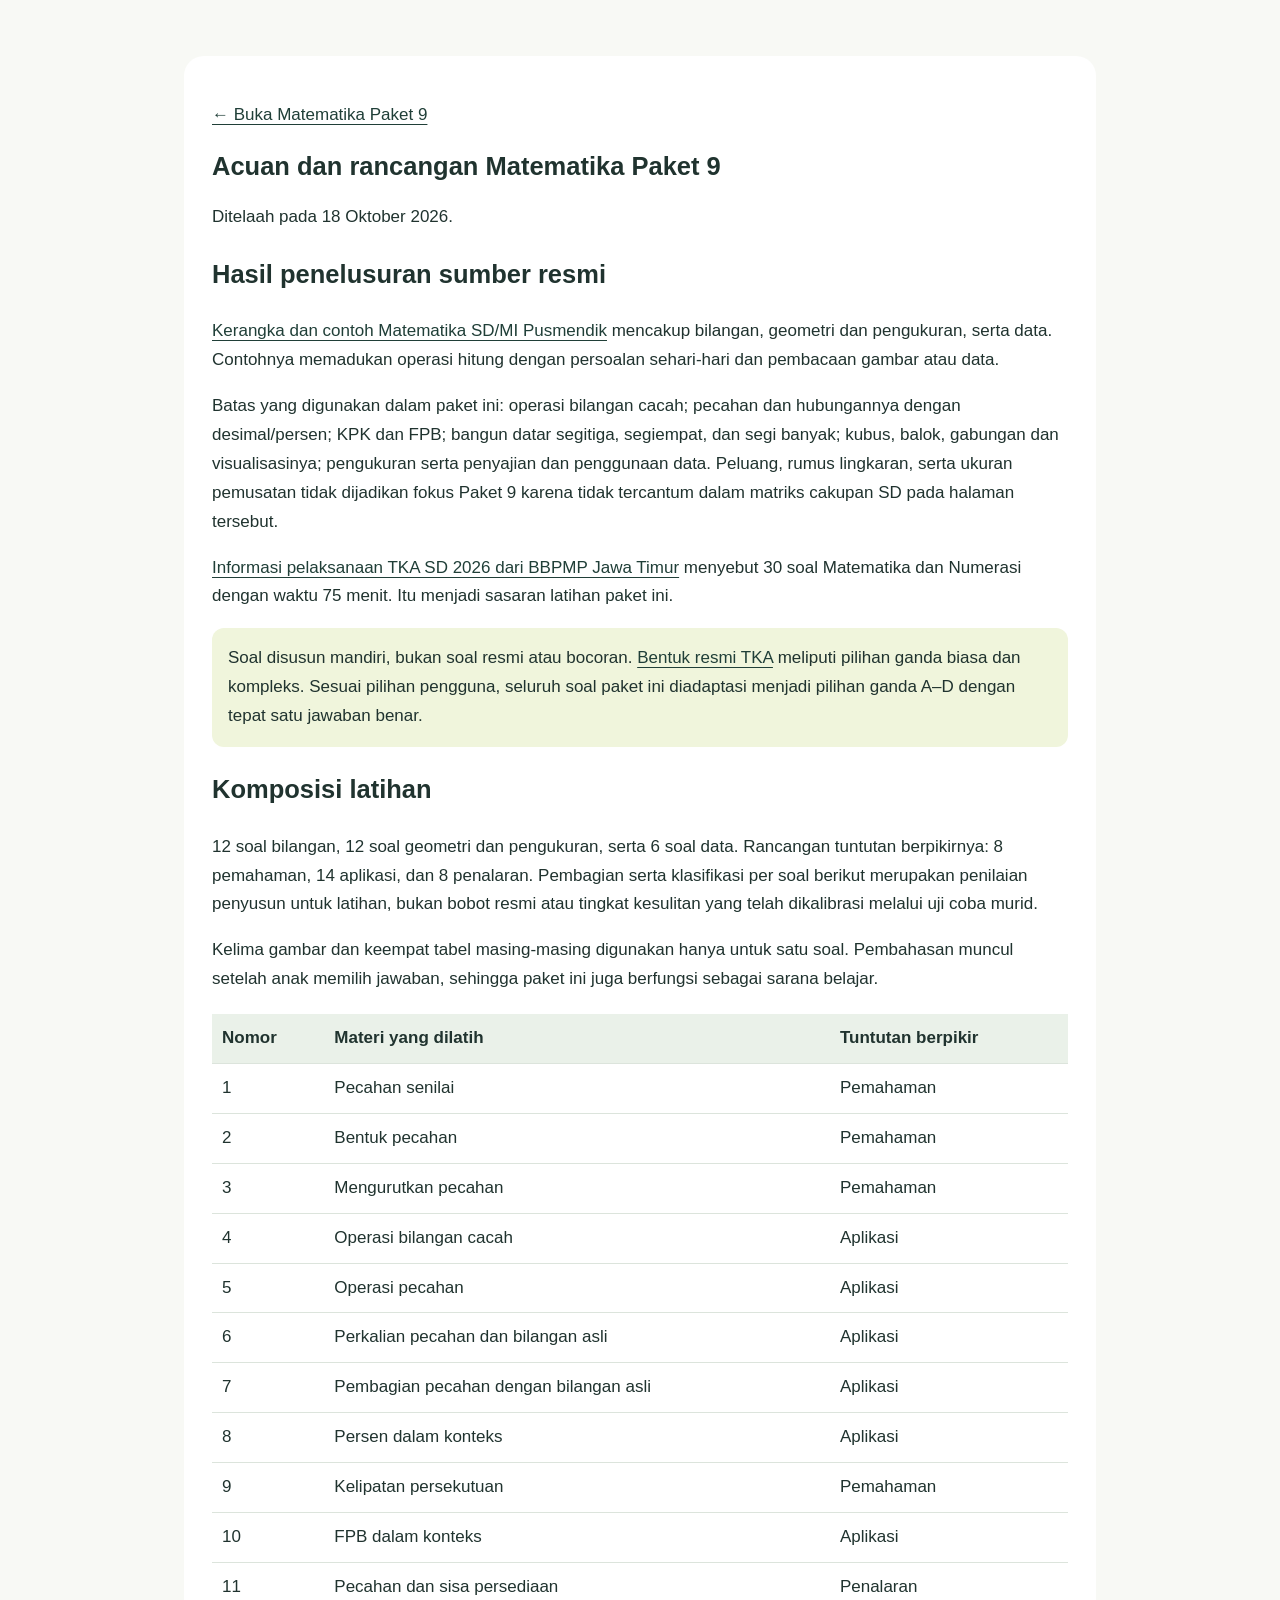
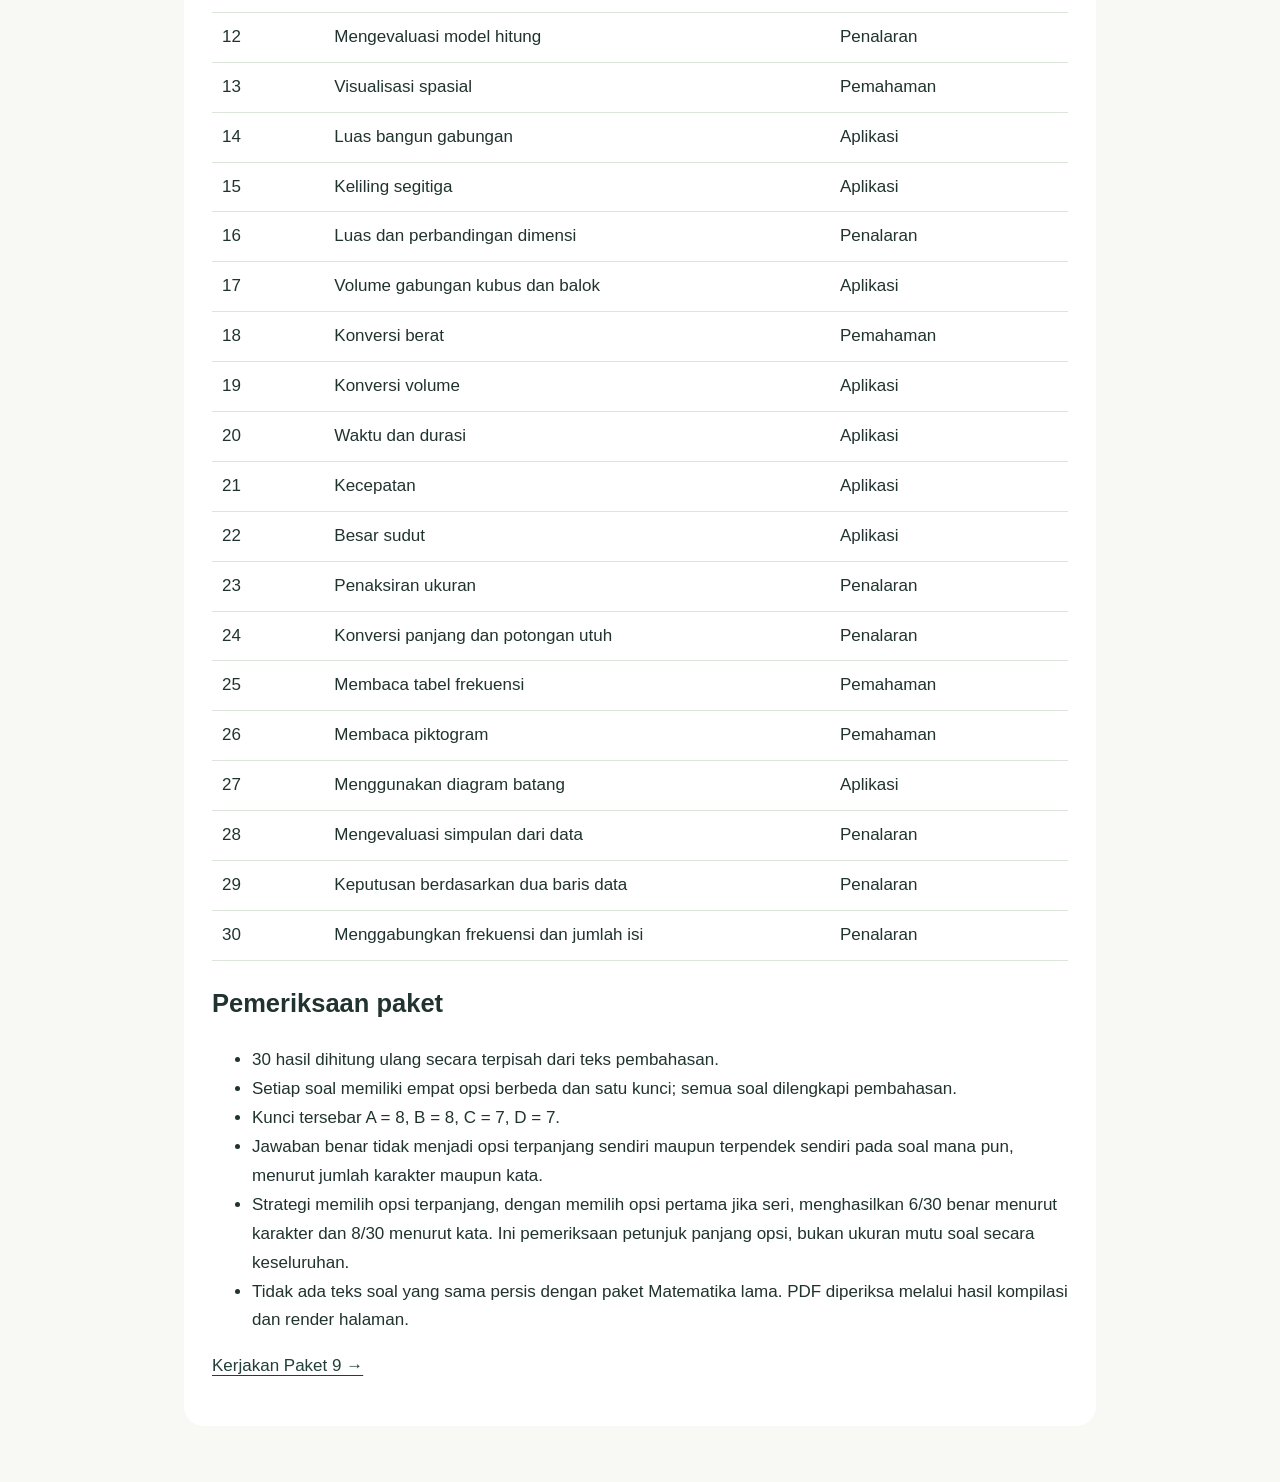
<file: acuan-matematika-paket9.html>
<!doctype html><html lang="id"><head><meta charset="utf-8"><meta name="viewport" content="width=device-width,initial-scale=1"><title>Acuan Matematika Paket 9 · Ruang Latihan</title><link rel="stylesheet" href="assets/style.css?v=20261015"><style>main{max-width:960px;margin:32px auto;padding:24px}article{background:white;border-radius:20px;padding:28px}h1{line-height:1.2}p,li{line-height:1.7}table{width:100%;border-collapse:collapse;margin:20px 0}th,td{padding:10px;text-align:left;border-bottom:1px solid #dce4dc}thead{background:#eaf1e9}a{overflow-wrap:anywhere}.note{padding:16px;background:#f0f5dc;border-radius:12px}@media(max-width:600px){main{margin:12px auto;padding:12px}article{padding:16px}td,th{padding:7px;font-size:.9rem}}</style></head><body><main><article>
<p><a href="./#/quiz/tka-matematika-p9">← Buka Matematika Paket 9</a></p>
<h1>Acuan dan rancangan Matematika Paket 9</h1><p>Ditelaah pada 18 Oktober 2026.</p>
<h2>Hasil penelusuran sumber resmi</h2>
<p><a href="https://pusmendik.kemendikdasmen.go.id/tka/tka/view/mata-pelajaran-wajib/sd/matematika">Kerangka dan contoh Matematika SD/MI Pusmendik</a> mencakup bilangan, geometri dan pengukuran, serta data. Contohnya memadukan operasi hitung dengan persoalan sehari-hari dan pembacaan gambar atau data.</p>
<p>Batas yang digunakan dalam paket ini: operasi bilangan cacah; pecahan dan hubungannya dengan desimal/persen; KPK dan FPB; bangun datar segitiga, segiempat, dan segi banyak; kubus, balok, gabungan dan visualisasinya; pengukuran serta penyajian dan penggunaan data. Peluang, rumus lingkaran, serta ukuran pemusatan tidak dijadikan fokus Paket 9 karena tidak tercantum dalam matriks cakupan SD pada halaman tersebut.</p>
<p><a href="https://bbpmpjatim.kemendikdasmen.go.id/main/cek-di-sini-jadwal-lengkap-tka-sd-2026-mulai-pembagian-sesi-ujian-jam-pelaksanaan-dan-info-penting-bagi-siswa/">Informasi pelaksanaan TKA SD 2026 dari BBPMP Jawa Timur</a> menyebut 30 soal Matematika dan Numerasi dengan waktu 75 menit. Itu menjadi sasaran latihan paket ini.</p>
<p class="note">Soal disusun mandiri, bukan soal resmi atau bocoran. <a href="https://pusmendik.kemendikdasmen.go.id/tka/">Bentuk resmi TKA</a> meliputi pilihan ganda biasa dan kompleks. Sesuai pilihan pengguna, seluruh soal paket ini diadaptasi menjadi pilihan ganda A–D dengan tepat satu jawaban benar.</p>
<h2>Komposisi latihan</h2>
<p>12 soal bilangan, 12 soal geometri dan pengukuran, serta 6 soal data. Rancangan tuntutan berpikirnya: 8 pemahaman, 14 aplikasi, dan 8 penalaran. Pembagian serta klasifikasi per soal berikut merupakan penilaian penyusun untuk latihan, bukan bobot resmi atau tingkat kesulitan yang telah dikalibrasi melalui uji coba murid.</p>
<p>Kelima gambar dan keempat tabel masing-masing digunakan hanya untuk satu soal. Pembahasan muncul setelah anak memilih jawaban, sehingga paket ini juga berfungsi sebagai sarana belajar.</p>
<table><thead><tr><th>Nomor</th><th>Materi yang dilatih</th><th>Tuntutan berpikir</th></tr></thead><tbody><tr><td>1</td><td>Pecahan senilai</td><td>Pemahaman</td></tr>
<tr><td>2</td><td>Bentuk pecahan</td><td>Pemahaman</td></tr>
<tr><td>3</td><td>Mengurutkan pecahan</td><td>Pemahaman</td></tr>
<tr><td>4</td><td>Operasi bilangan cacah</td><td>Aplikasi</td></tr>
<tr><td>5</td><td>Operasi pecahan</td><td>Aplikasi</td></tr>
<tr><td>6</td><td>Perkalian pecahan dan bilangan asli</td><td>Aplikasi</td></tr>
<tr><td>7</td><td>Pembagian pecahan dengan bilangan asli</td><td>Aplikasi</td></tr>
<tr><td>8</td><td>Persen dalam konteks</td><td>Aplikasi</td></tr>
<tr><td>9</td><td>Kelipatan persekutuan</td><td>Pemahaman</td></tr>
<tr><td>10</td><td>FPB dalam konteks</td><td>Aplikasi</td></tr>
<tr><td>11</td><td>Pecahan dan sisa persediaan</td><td>Penalaran</td></tr>
<tr><td>12</td><td>Mengevaluasi model hitung</td><td>Penalaran</td></tr>
<tr><td>13</td><td>Visualisasi spasial</td><td>Pemahaman</td></tr>
<tr><td>14</td><td>Luas bangun gabungan</td><td>Aplikasi</td></tr>
<tr><td>15</td><td>Keliling segitiga</td><td>Aplikasi</td></tr>
<tr><td>16</td><td>Luas dan perbandingan dimensi</td><td>Penalaran</td></tr>
<tr><td>17</td><td>Volume gabungan kubus dan balok</td><td>Aplikasi</td></tr>
<tr><td>18</td><td>Konversi berat</td><td>Pemahaman</td></tr>
<tr><td>19</td><td>Konversi volume</td><td>Aplikasi</td></tr>
<tr><td>20</td><td>Waktu dan durasi</td><td>Aplikasi</td></tr>
<tr><td>21</td><td>Kecepatan</td><td>Aplikasi</td></tr>
<tr><td>22</td><td>Besar sudut</td><td>Aplikasi</td></tr>
<tr><td>23</td><td>Penaksiran ukuran</td><td>Penalaran</td></tr>
<tr><td>24</td><td>Konversi panjang dan potongan utuh</td><td>Penalaran</td></tr>
<tr><td>25</td><td>Membaca tabel frekuensi</td><td>Pemahaman</td></tr>
<tr><td>26</td><td>Membaca piktogram</td><td>Pemahaman</td></tr>
<tr><td>27</td><td>Menggunakan diagram batang</td><td>Aplikasi</td></tr>
<tr><td>28</td><td>Mengevaluasi simpulan dari data</td><td>Penalaran</td></tr>
<tr><td>29</td><td>Keputusan berdasarkan dua baris data</td><td>Penalaran</td></tr>
<tr><td>30</td><td>Menggabungkan frekuensi dan jumlah isi</td><td>Penalaran</td></tr></tbody></table>
<h2>Pemeriksaan paket</h2><ul><li>30 hasil dihitung ulang secara terpisah dari teks pembahasan.</li><li>Setiap soal memiliki empat opsi berbeda dan satu kunci; semua soal dilengkapi pembahasan.</li><li>Kunci tersebar A = 8, B = 8, C = 7, D = 7.</li><li>Jawaban benar tidak menjadi opsi terpanjang sendiri maupun terpendek sendiri pada soal mana pun, menurut jumlah karakter maupun kata.</li><li>Strategi memilih opsi terpanjang, dengan memilih opsi pertama jika seri, menghasilkan 6/30 benar menurut karakter dan 8/30 menurut kata. Ini pemeriksaan petunjuk panjang opsi, bukan ukuran mutu soal secara keseluruhan.</li><li>Tidak ada teks soal yang sama persis dengan paket Matematika lama. PDF diperiksa melalui hasil kompilasi dan render halaman.</li></ul>
<p><a href="./#/quiz/tka-matematika-p9">Kerjakan Paket 9 →</a></p></article></main></body></html>
</file>
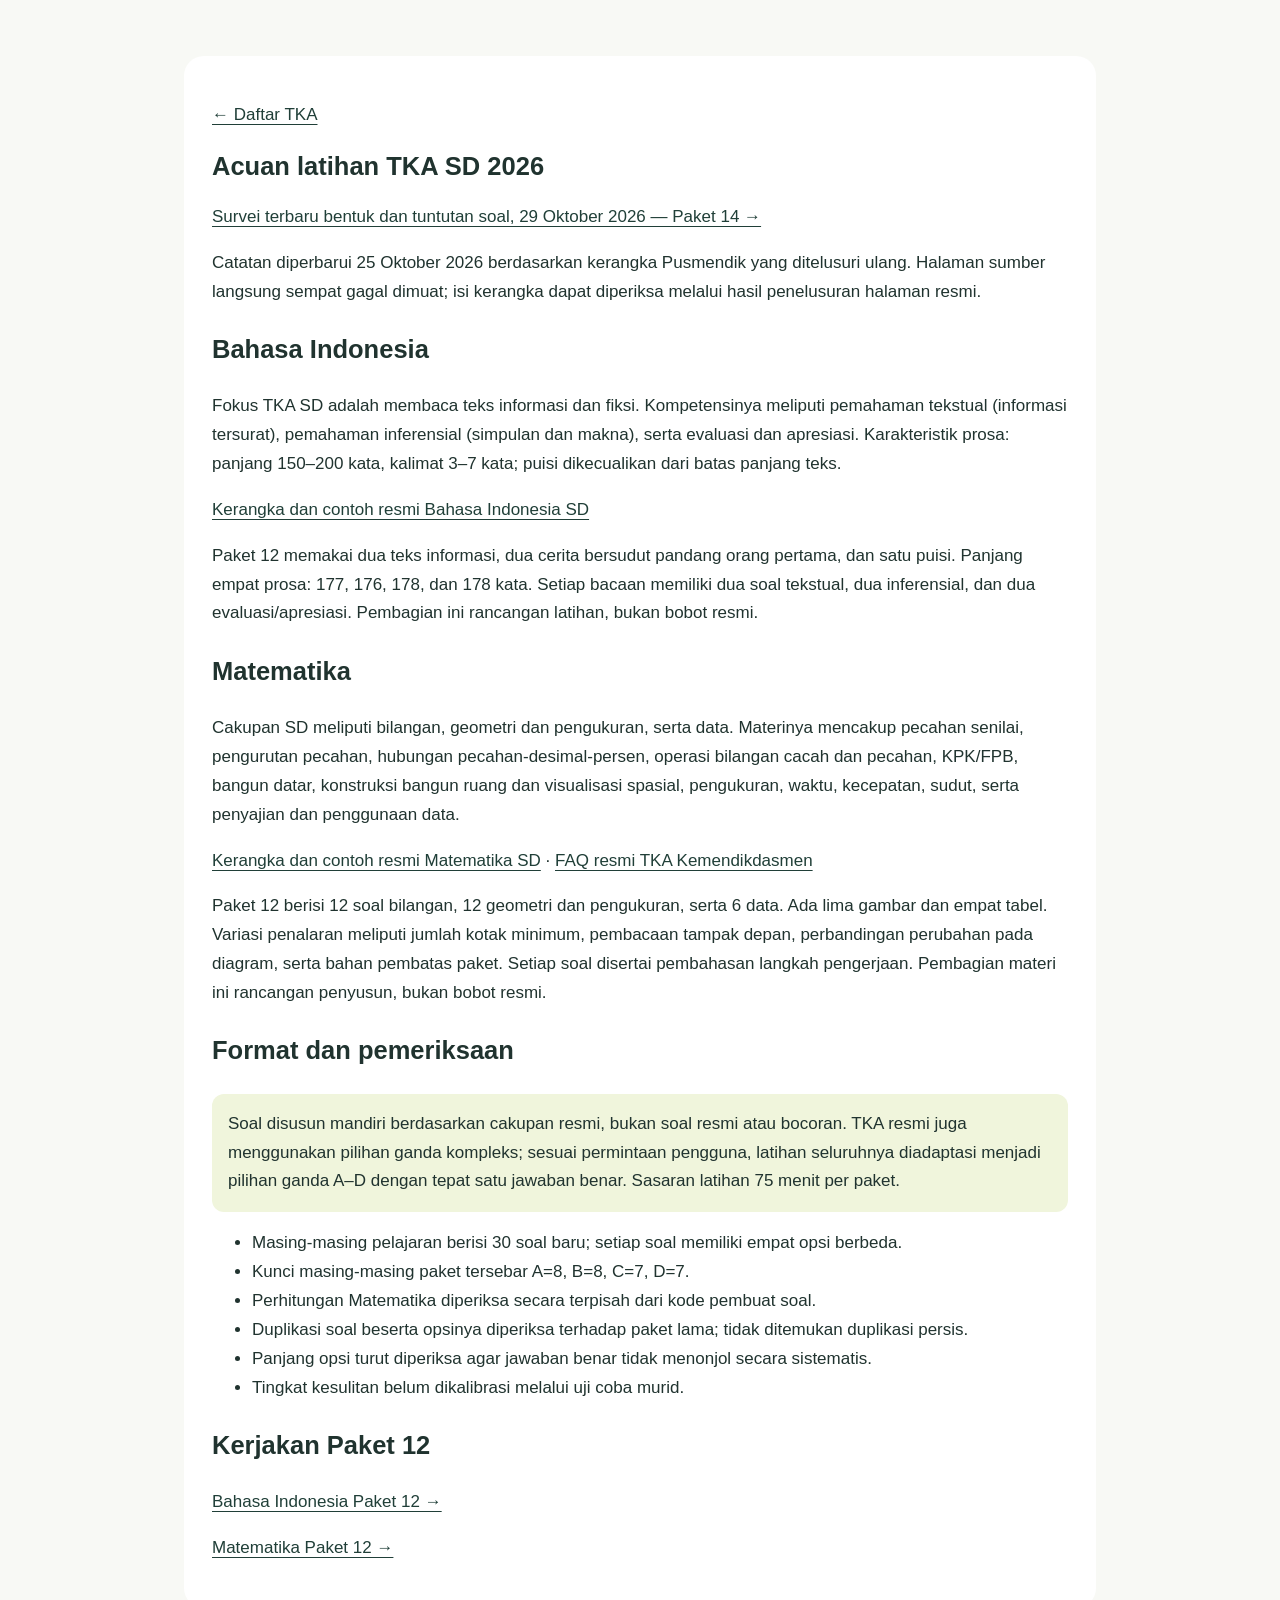
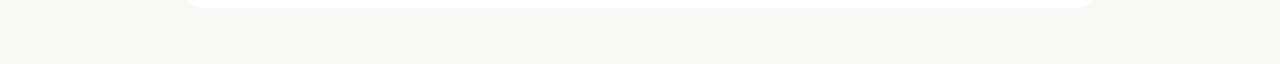
<file: acuan-tka-sd-2026.html>
<!doctype html><html lang="id"><head><meta charset="utf-8"><meta name="viewport" content="width=device-width,initial-scale=1"><title>Acuan TKA SD 2026 · Bahasa Indonesia dan Matematika</title><link rel="stylesheet" href="assets/style.css?v=20261015"><style>main{max-width:960px;margin:32px auto;padding:24px}article{background:white;border-radius:20px;padding:28px}h1{line-height:1.2}p,li{line-height:1.7}table{width:100%;border-collapse:collapse;margin:20px 0}th,td{padding:10px;text-align:left;border-bottom:1px solid #dce4dc}thead{background:#eaf1e9}a{overflow-wrap:anywhere}.note{padding:16px;background:#f0f5dc;border-radius:12px}@media(max-width:600px){main{margin:12px auto;padding:12px}article{padding:16px}td,th{padding:7px;font-size:.9rem}}</style></head><body><main><article>
<p><a href="./#/tka">← Daftar TKA</a></p>
<h1>Acuan latihan TKA SD 2026</h1><p><a href="survei-tka-paket14.html">Survei terbaru bentuk dan tuntutan soal, 29 Oktober 2026 — Paket 14 →</a></p>
<p>Catatan diperbarui 25 Oktober 2026 berdasarkan kerangka Pusmendik yang ditelusuri ulang. Halaman sumber langsung sempat gagal dimuat; isi kerangka dapat diperiksa melalui hasil penelusuran halaman resmi.</p>
<h2>Bahasa Indonesia</h2>
<p>Fokus TKA SD adalah membaca teks informasi dan fiksi. Kompetensinya meliputi pemahaman tekstual (informasi tersurat), pemahaman inferensial (simpulan dan makna), serta evaluasi dan apresiasi. Karakteristik prosa: panjang 150–200 kata, kalimat 3–7 kata; puisi dikecualikan dari batas panjang teks.</p>
<p><a href="https://pusmendik.kemdikbud.go.id/tka/tka/view/mata-pelajaran-wajib/sd/bahasa-indonesia">Kerangka dan contoh resmi Bahasa Indonesia SD</a></p>
<p>Paket 12 memakai dua teks informasi, dua cerita bersudut pandang orang pertama, dan satu puisi. Panjang empat prosa: 177, 176, 178, dan 178 kata. Setiap bacaan memiliki dua soal tekstual, dua inferensial, dan dua evaluasi/apresiasi. Pembagian ini rancangan latihan, bukan bobot resmi.</p>
<h2>Matematika</h2>
<p>Cakupan SD meliputi bilangan, geometri dan pengukuran, serta data. Materinya mencakup pecahan senilai, pengurutan pecahan, hubungan pecahan-desimal-persen, operasi bilangan cacah dan pecahan, KPK/FPB, bangun datar, konstruksi bangun ruang dan visualisasi spasial, pengukuran, waktu, kecepatan, sudut, serta penyajian dan penggunaan data.</p>
<p><a href="https://pusmendik.kemdikbud.go.id/tka/tka/view/mata-pelajaran-wajib/sd">Kerangka dan contoh resmi Matematika SD</a> · <a href="https://pusatinformasi.ult.kemendikdasmen.go.id/hc/id/articles/52001769236249-FAQ-Tes-Kemampuan-Akademik-TKA">FAQ resmi TKA Kemendikdasmen</a></p>
<p>Paket 12 berisi 12 soal bilangan, 12 geometri dan pengukuran, serta 6 data. Ada lima gambar dan empat tabel. Variasi penalaran meliputi jumlah kotak minimum, pembacaan tampak depan, perbandingan perubahan pada diagram, serta bahan pembatas paket. Setiap soal disertai pembahasan langkah pengerjaan. Pembagian materi ini rancangan penyusun, bukan bobot resmi.</p>
<h2>Format dan pemeriksaan</h2>
<p class="note">Soal disusun mandiri berdasarkan cakupan resmi, bukan soal resmi atau bocoran. TKA resmi juga menggunakan pilihan ganda kompleks; sesuai permintaan pengguna, latihan seluruhnya diadaptasi menjadi pilihan ganda A–D dengan tepat satu jawaban benar. Sasaran latihan 75 menit per paket.</p>
<ul><li>Masing-masing pelajaran berisi 30 soal baru; setiap soal memiliki empat opsi berbeda.</li><li>Kunci masing-masing paket tersebar A=8, B=8, C=7, D=7.</li><li>Perhitungan Matematika diperiksa secara terpisah dari kode pembuat soal.</li><li>Duplikasi soal beserta opsinya diperiksa terhadap paket lama; tidak ditemukan duplikasi persis.</li><li>Panjang opsi turut diperiksa agar jawaban benar tidak menonjol secara sistematis.</li><li>Tingkat kesulitan belum dikalibrasi melalui uji coba murid.</li></ul>
<h2>Kerjakan Paket 12</h2>
<p><a href="./#/quiz/tka-bahasa-indonesia-p12">Bahasa Indonesia Paket 12 →</a></p>
<p><a href="./#/quiz/tka-matematika-p12">Matematika Paket 12 →</a></p>
</article></main></body></html>
</file>
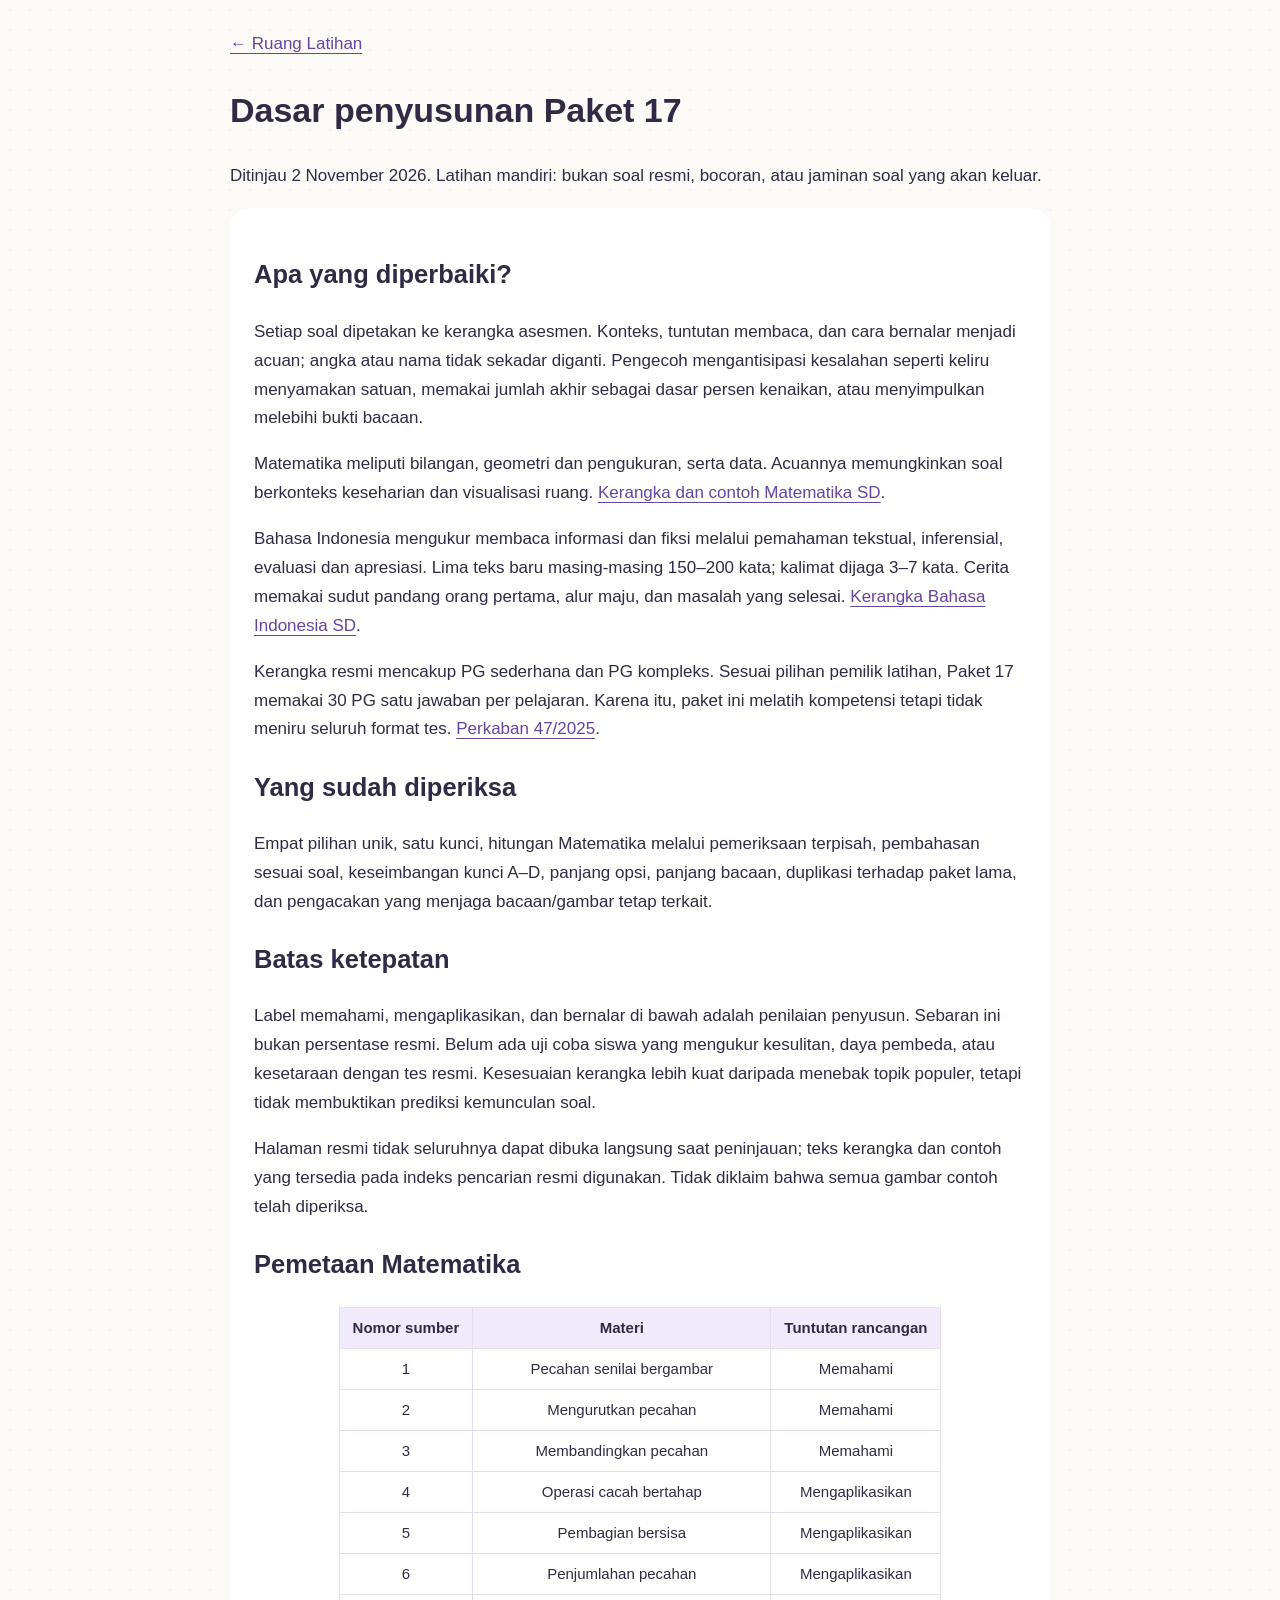
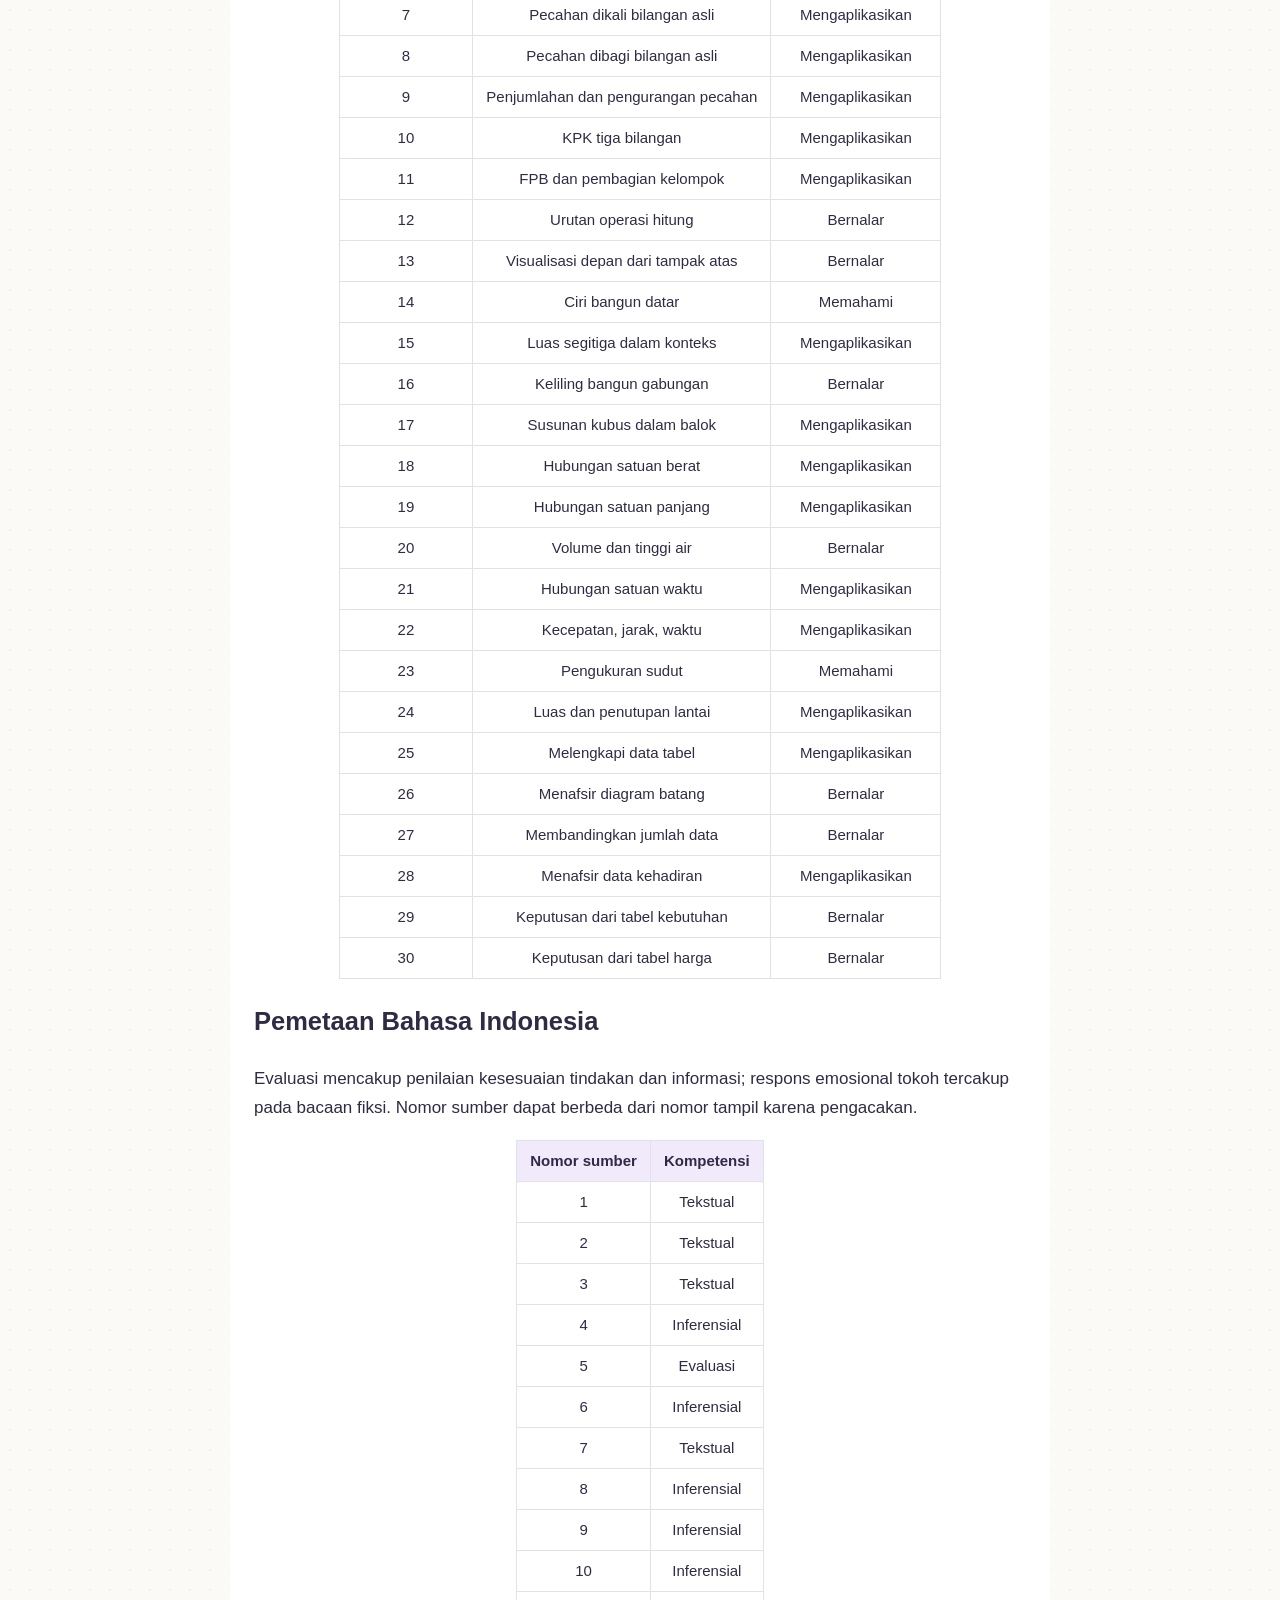
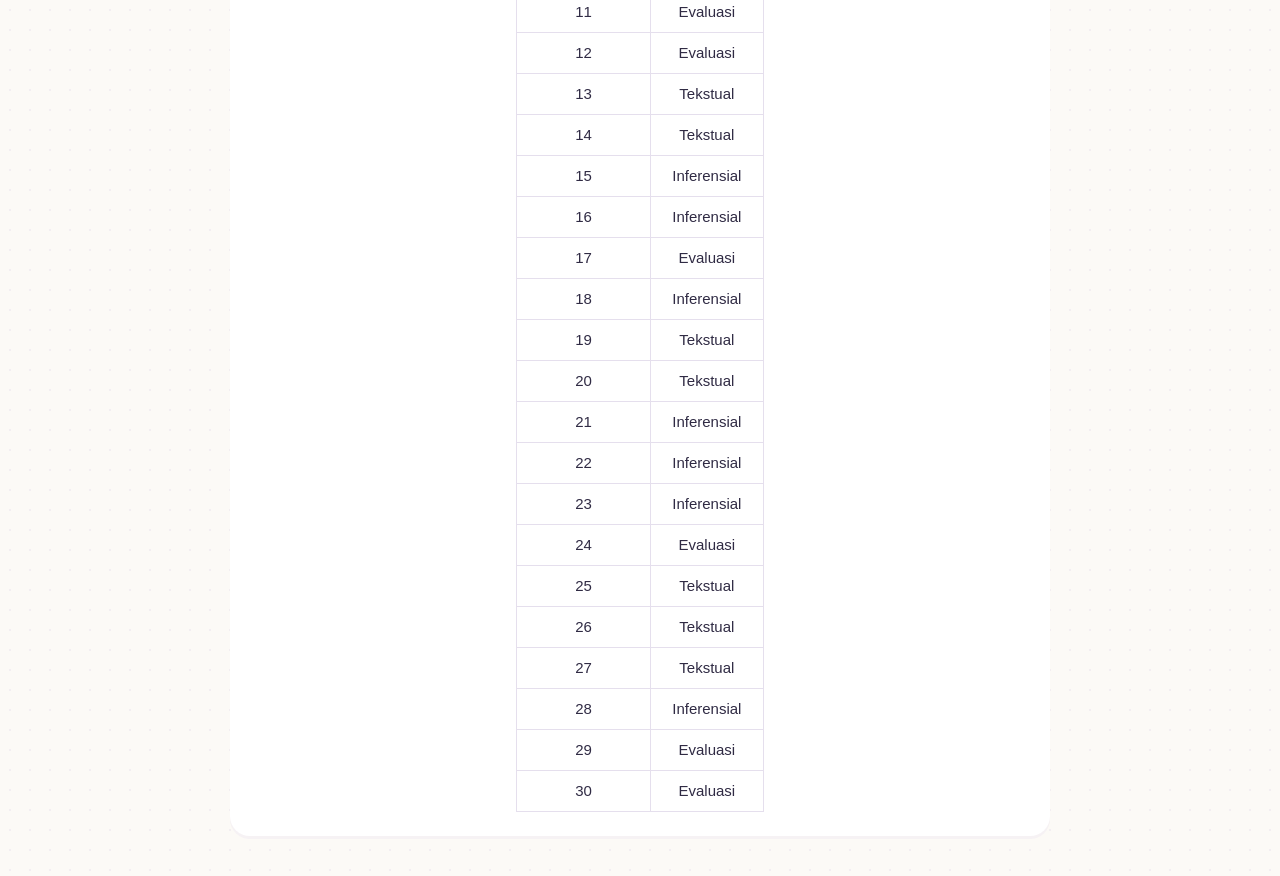
<file: dasar-paket17.html>
<!doctype html><html lang="id"><meta charset="utf-8"><meta name="viewport" content="width=device-width,initial-scale=1"><title>Dasar penyusunan Paket 17</title><link rel="stylesheet" href="assets/style.css?v=20261102-type-balanced"><link rel="stylesheet" href="assets/adventure.css?v=20261102-type-balanced"><main class="wrap" style="max-width:900px;padding-top:30px;padding-bottom:40px"><a href="./#/">← Ruang Latihan</a><h1>Dasar penyusunan Paket 17</h1><p>Ditinjau 2 November 2026. Latihan mandiri: bukan soal resmi, bocoran, atau jaminan soal yang akan keluar.</p><section class="rk-card" style="background:white;padding:24px;border-radius:20px"><h2>Apa yang diperbaiki?</h2><p>Setiap soal dipetakan ke kerangka asesmen. Konteks, tuntutan membaca, dan cara bernalar menjadi acuan; angka atau nama tidak sekadar diganti. Pengecoh mengantisipasi kesalahan seperti keliru menyamakan satuan, memakai jumlah akhir sebagai dasar persen kenaikan, atau menyimpulkan melebihi bukti bacaan.</p><p>Matematika meliputi bilangan, geometri dan pengukuran, serta data. Acuannya memungkinkan soal berkonteks keseharian dan visualisasi ruang. <a href="https://pusmendik.kemendikdasmen.go.id/tka/kerangka/sd/">Kerangka dan contoh Matematika SD</a>.</p><p>Bahasa Indonesia mengukur membaca informasi dan fiksi melalui pemahaman tekstual, inferensial, evaluasi dan apresiasi. Lima teks baru masing-masing 150–200 kata; kalimat dijaga 3–7 kata. Cerita memakai sudut pandang orang pertama, alur maju, dan masalah yang selesai. <a href="https://pusmendik.kemdikbud.go.id/tka/tka/view/mata-pelajaran-wajib/sd/bahasa-indonesia">Kerangka Bahasa Indonesia SD</a>.</p><p>Kerangka resmi mencakup PG sederhana dan PG kompleks. Sesuai pilihan pemilik latihan, Paket 17 memakai 30 PG satu jawaban per pelajaran. Karena itu, paket ini melatih kompetensi tetapi tidak meniru seluruh format tes. <a href="https://pusmendik.kemendikdasmen.go.id/tka/page/download_file/700298_47">Perkaban 47/2025</a>.</p><h2>Yang sudah diperiksa</h2><p>Empat pilihan unik, satu kunci, hitungan Matematika melalui pemeriksaan terpisah, pembahasan sesuai soal, keseimbangan kunci A–D, panjang opsi, panjang bacaan, duplikasi terhadap paket lama, dan pengacakan yang menjaga bacaan/gambar tetap terkait.</p><h2>Batas ketepatan</h2><p>Label memahami, mengaplikasikan, dan bernalar di bawah adalah penilaian penyusun. Sebaran ini bukan persentase resmi. Belum ada uji coba siswa yang mengukur kesulitan, daya pembeda, atau kesetaraan dengan tes resmi. Kesesuaian kerangka lebih kuat daripada menebak topik populer, tetapi tidak membuktikan prediksi kemunculan soal.</p><p>Halaman resmi tidak seluruhnya dapat dibuka langsung saat peninjauan; teks kerangka dan contoh yang tersedia pada indeks pencarian resmi digunakan. Tidak diklaim bahwa semua gambar contoh telah diperiksa.</p><h2>Pemetaan Matematika</h2><div style="overflow:auto"><table class="datatab"><thead><tr><th>Nomor sumber</th><th>Materi</th><th>Tuntutan rancangan</th></tr></thead><tbody><tr><td>1</td><td>Pecahan senilai bergambar</td><td>Memahami</td></tr><tr><td>2</td><td>Mengurutkan pecahan</td><td>Memahami</td></tr><tr><td>3</td><td>Membandingkan pecahan</td><td>Memahami</td></tr><tr><td>4</td><td>Operasi cacah bertahap</td><td>Mengaplikasikan</td></tr><tr><td>5</td><td>Pembagian bersisa</td><td>Mengaplikasikan</td></tr><tr><td>6</td><td>Penjumlahan pecahan</td><td>Mengaplikasikan</td></tr><tr><td>7</td><td>Pecahan dikali bilangan asli</td><td>Mengaplikasikan</td></tr><tr><td>8</td><td>Pecahan dibagi bilangan asli</td><td>Mengaplikasikan</td></tr><tr><td>9</td><td>Penjumlahan dan pengurangan pecahan</td><td>Mengaplikasikan</td></tr><tr><td>10</td><td>KPK tiga bilangan</td><td>Mengaplikasikan</td></tr><tr><td>11</td><td>FPB dan pembagian kelompok</td><td>Mengaplikasikan</td></tr><tr><td>12</td><td>Urutan operasi hitung</td><td>Bernalar</td></tr><tr><td>13</td><td>Visualisasi depan dari tampak atas</td><td>Bernalar</td></tr><tr><td>14</td><td>Ciri bangun datar</td><td>Memahami</td></tr><tr><td>15</td><td>Luas segitiga dalam konteks</td><td>Mengaplikasikan</td></tr><tr><td>16</td><td>Keliling bangun gabungan</td><td>Bernalar</td></tr><tr><td>17</td><td>Susunan kubus dalam balok</td><td>Mengaplikasikan</td></tr><tr><td>18</td><td>Hubungan satuan berat</td><td>Mengaplikasikan</td></tr><tr><td>19</td><td>Hubungan satuan panjang</td><td>Mengaplikasikan</td></tr><tr><td>20</td><td>Volume dan tinggi air</td><td>Bernalar</td></tr><tr><td>21</td><td>Hubungan satuan waktu</td><td>Mengaplikasikan</td></tr><tr><td>22</td><td>Kecepatan, jarak, waktu</td><td>Mengaplikasikan</td></tr><tr><td>23</td><td>Pengukuran sudut</td><td>Memahami</td></tr><tr><td>24</td><td>Luas dan penutupan lantai</td><td>Mengaplikasikan</td></tr><tr><td>25</td><td>Melengkapi data tabel</td><td>Mengaplikasikan</td></tr><tr><td>26</td><td>Menafsir diagram batang</td><td>Bernalar</td></tr><tr><td>27</td><td>Membandingkan jumlah data</td><td>Bernalar</td></tr><tr><td>28</td><td>Menafsir data kehadiran</td><td>Mengaplikasikan</td></tr><tr><td>29</td><td>Keputusan dari tabel kebutuhan</td><td>Bernalar</td></tr><tr><td>30</td><td>Keputusan dari tabel harga</td><td>Bernalar</td></tr></tbody></table></div><h2>Pemetaan Bahasa Indonesia</h2><p>Evaluasi mencakup penilaian kesesuaian tindakan dan informasi; respons emosional tokoh tercakup pada bacaan fiksi. Nomor sumber dapat berbeda dari nomor tampil karena pengacakan.</p><table class="datatab"><thead><tr><th>Nomor sumber</th><th>Kompetensi</th></tr></thead><tbody><tr><td>1</td><td>Tekstual</td></tr><tr><td>2</td><td>Tekstual</td></tr><tr><td>3</td><td>Tekstual</td></tr><tr><td>4</td><td>Inferensial</td></tr><tr><td>5</td><td>Evaluasi</td></tr><tr><td>6</td><td>Inferensial</td></tr><tr><td>7</td><td>Tekstual</td></tr><tr><td>8</td><td>Inferensial</td></tr><tr><td>9</td><td>Inferensial</td></tr><tr><td>10</td><td>Inferensial</td></tr><tr><td>11</td><td>Evaluasi</td></tr><tr><td>12</td><td>Evaluasi</td></tr><tr><td>13</td><td>Tekstual</td></tr><tr><td>14</td><td>Tekstual</td></tr><tr><td>15</td><td>Inferensial</td></tr><tr><td>16</td><td>Inferensial</td></tr><tr><td>17</td><td>Evaluasi</td></tr><tr><td>18</td><td>Inferensial</td></tr><tr><td>19</td><td>Tekstual</td></tr><tr><td>20</td><td>Tekstual</td></tr><tr><td>21</td><td>Inferensial</td></tr><tr><td>22</td><td>Inferensial</td></tr><tr><td>23</td><td>Inferensial</td></tr><tr><td>24</td><td>Evaluasi</td></tr><tr><td>25</td><td>Tekstual</td></tr><tr><td>26</td><td>Tekstual</td></tr><tr><td>27</td><td>Tekstual</td></tr><tr><td>28</td><td>Inferensial</td></tr><tr><td>29</td><td>Evaluasi</td></tr><tr><td>30</td><td>Evaluasi</td></tr></tbody></table></section></main></html>
</file>
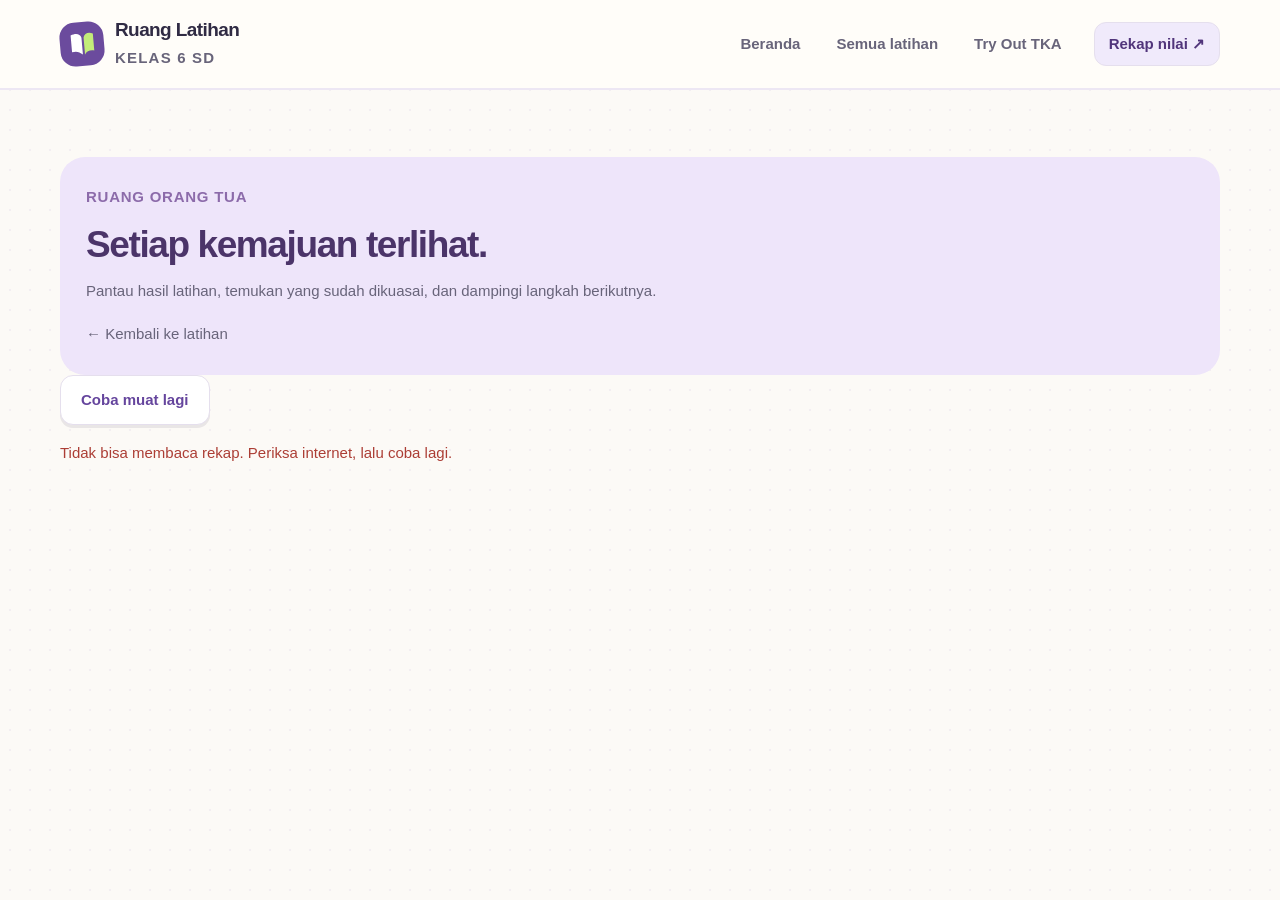
<file: rekap.html>
<!doctype html>
<html lang="id">
<head>
<meta charset="utf-8">
<meta name="viewport" content="width=device-width, initial-scale=1">
<meta name="color-scheme" content="light">
<meta name="robots" content="noindex">
<title>Rekap Nilai</title>
<link rel="stylesheet" href="assets/style.css?v=20261102-type-balanced">
<link rel="stylesheet" href="assets/adventure.css?v=20261121-mobile-space">
<style>
  .rk-card { background: #fff; border: 1px solid var(--line); border-radius: var(--radius); padding: 16px; margin: 16px 0; }
  .rk-row { display: flex; flex-wrap: wrap; gap: 8px; align-items: center; }
  .rk-row input, .rk-row select { font: inherit; padding: 8px 10px; border: 1px solid var(--line); border-radius: 8px; min-width: 0; }
  .rk-row input[type=search] { flex: 1 1 180px; }
  .rk-stats { display: grid; grid-template-columns: repeat(auto-fit, minmax(130px, 1fr)); gap: 10px; margin: 12px 0; }
  .rk-stat { background: var(--blue-soft); border-radius: 10px; padding: 10px 12px; }
  .rk-stat b { display: block; font-size:1.4375rem; color: var(--blue-dark); font-variant-numeric: tabular-nums; }
  .rk-stat span { font-size:0.9375rem; color: var(--muted); }
  .rk-tbl { width: 100%; border-collapse: collapse; font-size:0.9375rem; }
  .rk-tbl th, .rk-tbl td { text-align: left; padding: 8px 6px; border-bottom: 1px solid var(--line); vertical-align: top; }
  .rk-tbl th { color: var(--muted); font-weight: 600; font-size:0.9375rem; }
  .rk-tbl td.n { font-weight: 700; font-variant-numeric: tabular-nums; text-align: right; }
  .rk-tbl th.n { text-align: right; }
  .rk-good { color: var(--ok); } .rk-mid { color: #b9770e; } .rk-low { color: var(--bad); }
  .rk-sub { color: var(--muted); font-size:0.9375rem; }
  .rk-msg { color: var(--muted); } .rk-err { color: var(--bad); }
  .rk-scroll { overflow-x: auto; }
  .rk-tbl { min-width: 650px; }
  .rk-coverage-table { min-width: 0; table-layout: fixed; }
  .rk-coverage-table th:last-child { width: 7.5rem; }
  .rk-coverage-table td { overflow-wrap: anywhere; }
  .rk-coverage-group { margin-top: 10px; padding: 8px 0; border-top: 1px solid var(--line); }
  .rk-coverage-group summary { cursor: pointer; font-weight: 600; padding: 6px 0; }
  .rk-coverage-jump { display: inline-block; margin-top: 8px; }
  #coverage-heading { scroll-margin-top: 140px; }
  .rk-user-chart h3 { margin: 0 0 6px; }
  .rk-chart-scroll { width: 100%; min-width: 0; }
  .rk-chart-detail { padding:12px; background:var(--blue-soft); border-radius:10px; font-size:0.9375rem; line-height:1.6; overflow-wrap:anywhere; }
  .rk-user-chart { min-width:0; }
  @media(max-width:480px) {
    .rk-user-chart { padding:12px; }
    .rk-row select { flex:1 1 140px; width:100%; }
  }
  .rk-legend { display: flex; flex-wrap: wrap; gap: 16px; list-style: none; padding: 0; font-size:0.9375rem; }
  .rk-legend-dot { display: inline-block; width: 10px; height: 10px; border-radius: 50%; margin-right: 6px; }
  .rk-user-chart circle:focus { outline: 2px solid #102c4b; }
</style>
<script defer src="assets/site-header.js?v=20261121-mobile-space"></script>
</head>
<body>
<a class="skip-link" href="#rekap-content">Langsung ke isi</a>
<header class="site-head">
  <div class="wrap header-inner">
    <a class="brand" href="./#/" aria-label="Ruang Latihan, beranda kelas 6 SD">
      <span class="brand-mark" aria-hidden="true"><svg viewBox="0 0 32 32" fill="none"><path d="M6 7c5-2 9-1 10 3v16c-3-3-6-4-10-3V7Z" fill="currentColor"/><path d="M18 10c1-4 5-5 9-3v16c-4-1-7 0-9 3V10Z" fill="#c3ec79"/></svg></span>
      <span>Ruang Latihan<small>KELAS 6 SD</small></span>
    </a>
    <nav class="main-nav" aria-label="Menu utama">
      <a href="./#/">Beranda</a>
      <a href="./#/latihan">Semua latihan</a>
      <a href="./#/tka">Try Out TKA</a>
      <a href="rekap.html" class="recap-nav" aria-current="page">Rekap nilai <span aria-hidden="true">↗</span></a>
    </nav>
  </div>
</header>

<main class="wrap recap-page" id="rekap-content" tabindex="-1">
  <div class="recap-heading"><span class="eyebrow">RUANG ORANG TUA</span><h1>Setiap kemajuan terlihat.</h1><p>Pantau hasil latihan, temukan yang sudah dikuasai, dan dampingi langkah berikutnya.</p><a href="./#/latihan" class="back">← Kembali ke latihan</a></div>
  <button type="button" id="retry" class="btn ghost" hidden>Coba muat lagi</button>
  <p id="loginMsg" class="rk-msg" aria-live="polite"></p>
  <section id="view" hidden>
    <h2 class="recap-title">Ringkasan hasil belajar</h2>
    <div class="rk-card">
      <div class="rk-row">
        <input id="q" type="search" placeholder="Cari nama atau latihan…" aria-label="Cari">
        <select id="user" aria-label="Pilih peserta"><option value="">Semua peserta</option></select>
        <select id="subj" aria-label="Pelajaran"><option value="">Semua pelajaran</option></select>
        <button id="reload" class="btn small ghost" type="button">Muat ulang</button>
      </div>
      <div class="rk-stats" id="stats"></div>
      <a href="#coverage-heading" class="rk-coverage-jump">Lihat paket per peserta ↓</a>
    </div>
    <section aria-labelledby="coverage-heading">
      <h2 id="coverage-heading" class="recap-title" tabindex="-1">Paket per peserta</h2>
      <div class="rk-card">
        <p class="rk-sub">Pilih nama di filter peserta. Satu percobaan berarti satu hasil yang tercatat di rekap.</p>
        <div class="rk-row">
          <label for="coverage-status">Status paket</label>
          <select id="coverage-status">
            <option value="">Semua status</option>
            <option value="done">Sudah dikerjakan</option>
            <option value="pending">Belum tercatat</option>
          </select>
        </div>
        <p id="coverage-summary" aria-live="polite"></p>
        <div id="coverage-list"></div>
      </div>
    </section>
    <section aria-labelledby="chart-heading">
      <h2 id="chart-heading" class="recap-title">Grafik nilai per username</h2>
      <p class="rk-sub">Seluruh riwayat tampil sekaligus mengikuti lebar layar. Skala nilai 0–100; nomor menunjukkan urutan pengerjaan dari lama ke baru. Label nomor diringkas otomatis agar tetap terbaca. Ketuk titik untuk rincian nilai; warna membedakan pelajaran.</p>
      <div id="charts" aria-live="polite"></div>
    </section>
    <div class="rk-card rk-scroll">
      <table class="rk-tbl">
        <thead><tr><th>Waktu</th><th>Nama</th><th>Latihan</th><th class="n">Nilai</th><th class="rk-opt">Soal yang salah</th><th class="rk-opt">Lama</th><th>Pindah tab/window</th><th>Foto privat</th></tr></thead>
        <tbody id="rows"></tbody>
      </table>
      <p id="empty" class="rk-msg" hidden>Belum ada nilai yang cocok.</p>
    </div>
  </section>
</main>
<script src="assets/recap-chart.js?v=20261102-type-balanced"></script>
<script src="assets/recap-coverage.js?v=1"></script>
<script src="assets/quiz-camera.js?v=20261121-camera-storage"></script>
<script src="assets/quiz-activity.js?v=20261121-camera-storage"></script>
<script>
(function () {
  'use strict';
  var rows = [];
  var catalog = null;
  var catalogError = false;
  var loadNumber = 0;
  var $ = function (id) { return document.getElementById(id); };

  // Membaca Sheet langsung (dibagikan "siapa saja yang memiliki link: pelihat") lewat Google Visualization JSONP.
  var SHEET = 'https://docs.google.com/spreadsheets/d/1jDvNMN1faPWE8idGf1FRpAxMQlSSGBQ5FbKverPTtw4/gviz/tq';
  function fail(text) { $('loginMsg').className = 'rk-err'; $('loginMsg').textContent = text; $('retry').hidden = false; }
  function load() {
    var request = ++loadNumber;
    catalog = null;
    catalogError = false;
    $('view').hidden = true;
    $('retry').hidden = true;
    fetch('data/index.json', { cache: 'no-cache' }).then(function (response) {
      if (!response.ok) throw new Error('Katalog gagal dimuat');
      return response.json();
    }).then(function (data) {
      if (!Array.isArray(data) || !data.length) throw new Error('Katalog kosong');
      if (request !== loadNumber) return;
      catalog = data;
      updateSubjects();
      renderCoverage();
    }).catch(function () {
      if (request !== loadNumber) return;
      catalogError = true;
      renderCoverage();
    });
    $('loginMsg').className = 'rk-msg';
    $('loginMsg').textContent = 'Memuat…';
    var cb = 'rk' + request + '_' + Date.now(), tag = document.createElement('script');
    var timer = setTimeout(function () { cleanup(); if (request !== loadNumber) return; fail('Tidak bisa membaca rekap. Periksa internet, atau pastikan Sheet dibagikan ke "Siapa saja yang memiliki link".'); }, 15000);
    function cleanup() { clearTimeout(timer); delete window[cb]; tag.remove(); }
    window[cb] = function (res) {
      cleanup();
      if (request !== loadNumber) return;
      if (!res || res.status !== 'ok') { fail('Gagal memuat nilai.'); return; }
      rows = res.table.rows.map(function (r, order) {
        var c = r.c.map(function (x) { return x ? String(x.f != null ? x.f : (x.v != null ? x.v : '')) : ''; });
        var activity = QuizActivity.parseDuration(c[7]);
        return { time: RecapChart.timestamp(r.c[0] && r.c[0].v) ?? RecapChart.timestamp(c[0]), order: order, waktu: c[0], nama: (c[1] || '').trim(), subj: (c[2] || '').trim(), lat: (c[3] || '').trim(), nilai: (c[4] || '').trim() ? Number(c[4].replace(',', '.')) : NaN, benar: c[5], salah: c[6], lama: activity.duration, departures: activity.departures, attempt: c[8] || '' };
      }).filter(function (r) { return r.nama && r.nama.indexOf('UJI COBA') !== 0; }).reverse();
      $('loginMsg').textContent = ''; $('view').hidden = false;
      updateSubjects();
      var names = Array.from(new Set(rows.map(function(r) { return r.nama; }))).sort(function(a,b) { return a.localeCompare(b, 'id'); });
      var user = $('user'), currentUser = user.value; user.length = 1;
      names.forEach(function(name) { user.add(new Option(name, name)); });
      user.value = names.indexOf(currentUser) >= 0 ? currentUser : '';
      render();
      renderCoverage();
    };
    tag.onerror = function () { cleanup(); if (request !== loadNumber) return; fail('Tidak bisa membaca rekap. Periksa internet, lalu coba lagi.'); };
    tag.src = SHEET + '?headers=1&tqx=out:json;responseHandler:' + cb + '&t=' + Date.now();
    document.body.append(tag);
  }

  function updateSubjects() {
    var subjects = new Set(rows.map(function (r) { return r.subj; }));
    (catalog || []).forEach(function (item) { subjects.add(item.subject); });
    subjects.delete('');
    var select = $('subj'), current = select.value;
    if (!catalog && current) subjects.add(current);
    select.length = 1;
    Array.from(subjects).sort(function (a, b) { return a.localeCompare(b, 'id'); })
      .forEach(function (name) { select.add(new Option(name, name)); });
    select.value = subjects.has(current) ? current : '';
  }

  function coverageTable(items) {
    var table = document.createElement('table');
    table.className = 'rk-tbl rk-coverage-table';
    var header = table.createTHead().insertRow();
    ['Paket latihan', 'Percobaan'].forEach(function (label) {
      var th = document.createElement('th');
      th.scope = 'col';
      th.textContent = label;
      header.append(th);
    });
    var body = table.createTBody();
    items.forEach(function (item) {
      var row = body.insertRow();
      var title = td(item.title);
      if (item.id) {
        var link = document.createElement('a');
        link.href = './#/quiz/' + encodeURIComponent(item.id);
        link.textContent = item.title;
        title.replaceChildren(link);
      }
      row.append(title, td(item.attempts ? item.attempts + ' kali' : 'Belum tercatat'));
    });
    return table;
  }

  function renderCoverage() {
    var list = $('coverage-list'), summary = $('coverage-summary');
    list.replaceChildren();
    var name = $('user').value, subject = $('subj').value, status = $('coverage-status').value;
    if (!name) { summary.textContent = 'Pilih satu nama untuk melihat riwayat paketnya.'; return; }
    if (!catalog) {
      summary.textContent = catalogError ? 'Katalog gagal dimuat. Klik Muat ulang untuk mencoba lagi.' : 'Memuat katalog paket…';
      return;
    }
    var result = RecapCoverage.summarize(catalog, rows, name);
    var packages = result.packages.filter(function (item) { return !subject || item.subject === subject; });
    var done = packages.filter(function (item) { return item.attempts > 0; }).length;
    summary.textContent = name + ' · ' + done + ' dari ' + packages.length + ' paket sudah dikerjakan · ' +
      (packages.length - done) + ' belum tercatat';
    var groups = new Map();
    packages.forEach(function (item) {
      if (!groups.has(item.subject)) groups.set(item.subject, []);
      groups.get(item.subject).push(item);
    });
    groups.forEach(function (items, label) {
      var completed = items.filter(function (item) { return item.attempts > 0; }).length;
      var visible = items.filter(function (item) {
        return !status || (status === 'done' ? item.attempts > 0 : item.attempts === 0);
      });
      if (!visible.length) return;
      var group = document.createElement('details');
      group.className = 'rk-coverage-group';
      group.open = Boolean(subject);
      var heading = document.createElement('summary');
      heading.textContent = label + ' · ' + completed + '/' + items.length + ' paket dikerjakan';
      group.append(heading, coverageTable(visible));
      list.append(group);
    });
    var historical = result.historical.filter(function (item) { return !subject || item.subject === subject; });
    if (historical.length && status !== 'pending') {
      var group = document.createElement('details');
      group.className = 'rk-coverage-group';
      var heading = document.createElement('summary');
      heading.textContent = 'Riwayat dengan judul di luar katalog · ' + historical.length;
      group.append(heading, coverageTable(historical.map(function (item) {
        return Object.assign({}, item, { title: item.title + ' · ' + item.subject });
      })));
      list.append(group);
    }
    if (!list.childElementCount) list.textContent = 'Tidak ada paket untuk pilihan ini.';
  }

  function cls(n) { return n >= 80 ? 'rk-good' : n >= 60 ? 'rk-mid' : 'rk-low'; }
  function photoCell(attempt) {
    var cell = document.createElement('td');
    if (!/^[\w-]{8,100}$/.test(attempt || '')) { cell.textContent = 'Belum dipantau'; return cell; }
    var button = document.createElement('button'); button.type = 'button'; button.className = 'btn small ghost'; button.textContent = 'Lihat foto';
    cell.append(button);
    button.onclick = async function () {
      button.disabled = true; button.textContent = 'Memuat…';
      try {
        var result = await QuizCamera.request('https://script.google.com/macros/s/AKfycbyhI-46Ltlen5Cuw_QKjCMzPhdXApNTm4NdEEYoHirM94W0KlaAnTXk9awfiB6vdL_Lxg/exec',{action:'photos',attempt:attempt},window,document);
        cell.replaceChildren();
        if (!result.photos.length) { cell.textContent = 'Tidak ada foto tersimpan (pengambilan setiap 1 menit).'; return; }
        var note = document.createElement('p'); note.textContent = 'Masuk dengan akun Google pemilik rekap untuk membuka foto privat.'; cell.append(note);
        result.photos.sort(function(a,b){return a.sequence-b.sequence;}).forEach(function(p){
          if (!/^https:\/\/drive\.google\.com\/file\/d\/[\w-]+\/view/.test(p.url)) return;
          var link = document.createElement('a'); link.href = p.url; link.target = '_blank'; link.rel = 'noopener noreferrer'; link.style.display = 'block';
          link.textContent = 'Foto ' + p.sequence + ' · ' + new Date(p.time).toLocaleString('id-ID',{timeZone:'Asia/Jakarta'}); cell.append(link);
        });
      } catch(err) { button.disabled = false; button.textContent = 'Coba muat foto lagi'; }
    };
    return cell;
  }
  function td(text, c) { var e = document.createElement('td'); e.textContent = text; if (c) e.className = c; return e; }

  function render() {
    var q = $('q').value.trim().toLowerCase(), s = $('subj').value, username = $('user').value;
    var list = rows.filter(function (r) {
      return Number.isFinite(r.nilai) && r.nilai >= 0 && r.nilai <= 100 && (!username || r.nama === username) && (!s || r.subj === s) && (!q || (r.nama + ' ' + r.lat + ' ' + r.subj).toLowerCase().indexOf(q) >= 0);
    });
    RecapChart.render($('charts'), list);
    var body = $('rows'); body.replaceChildren();
    list.forEach(function (r) {
      var tr = document.createElement('tr');
      tr.append(td(r.waktu.replace(' WIB', '')), td(r.nama));
      var l = td(r.lat); var sub = document.createElement('div'); sub.className = 'rk-sub'; sub.textContent = r.subj + ' · ' + r.benar; l.append(sub);
      tr.append(l, td(r.nilai, 'n ' + cls(r.nilai)), td(r.salah, 'rk-opt'), td(r.lama, 'rk-opt'), td(r.departures == null ? 'Belum dipantau' : r.departures + ' kali'));
      tr.append(photoCell(r.attempt));
      body.append(tr);
    });
    $('empty').hidden = list.length > 0;
    var n = list.length, avg = n ? Math.round(list.reduce(function (a, r) { return a + r.nilai; }, 0) / n) : 0;
    var best = n ? Math.max.apply(null, list.map(function (r) { return r.nilai; })) : 0;
    var st = $('stats'); st.replaceChildren();
    [[n, 'latihan dikerjakan'], [n ? avg : '–', 'rata-rata nilai'], [n ? best : '–', 'nilai tertinggi'], [n ? list[0].waktu.split(' ')[0].replace(',', '') : '–', 'terakhir mengerjakan']]
      .forEach(function (x) { var d = document.createElement('div'); d.className = 'rk-stat'; var b = document.createElement('b'); b.textContent = x[0]; var sp = document.createElement('span'); sp.textContent = x[1]; d.append(b, sp); st.append(d); });
  }

  $('q').addEventListener('input', render);
  $('user').addEventListener('change', function () { render(); renderCoverage(); });
  $('subj').addEventListener('change', function () { render(); renderCoverage(); });
  $('coverage-status').addEventListener('change', renderCoverage);
  $('reload').addEventListener('click', load);
  $('retry').addEventListener('click', load);
  load();
})();
</script>
</body>
</html>
</file>
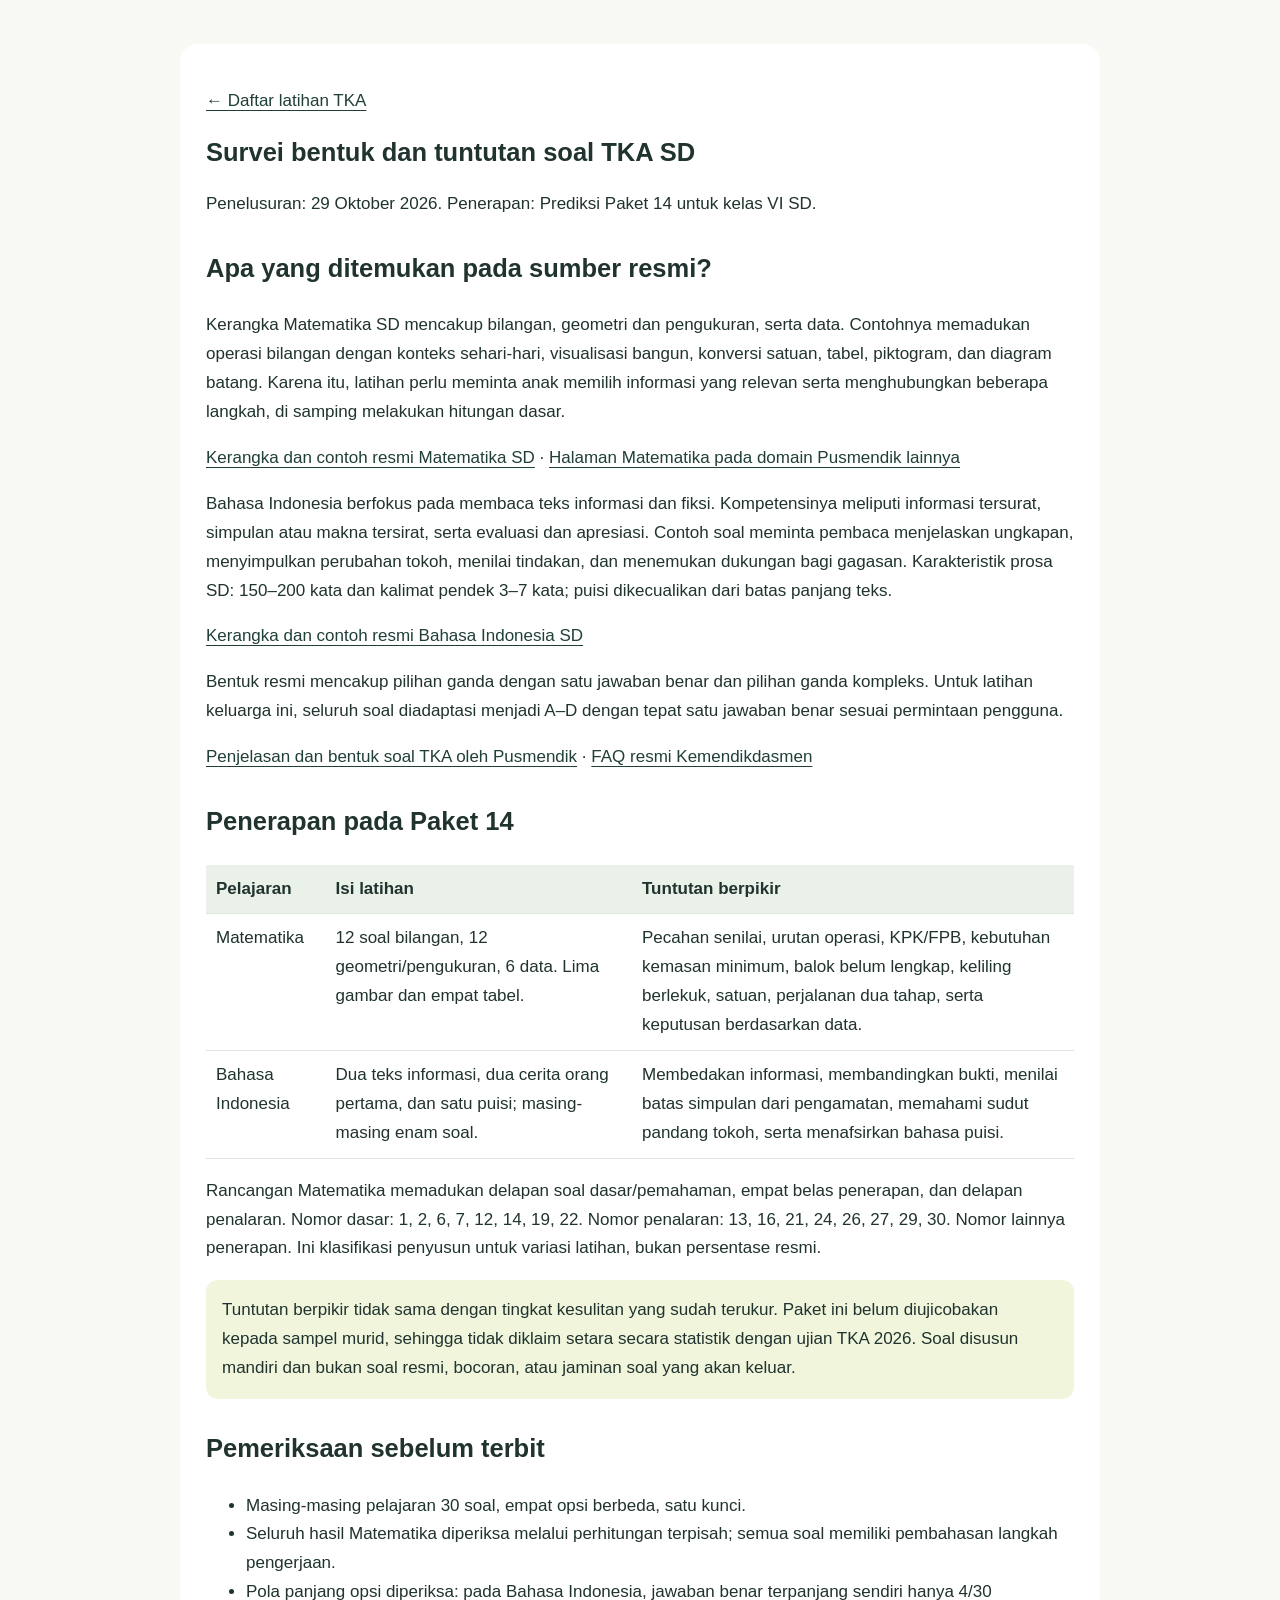
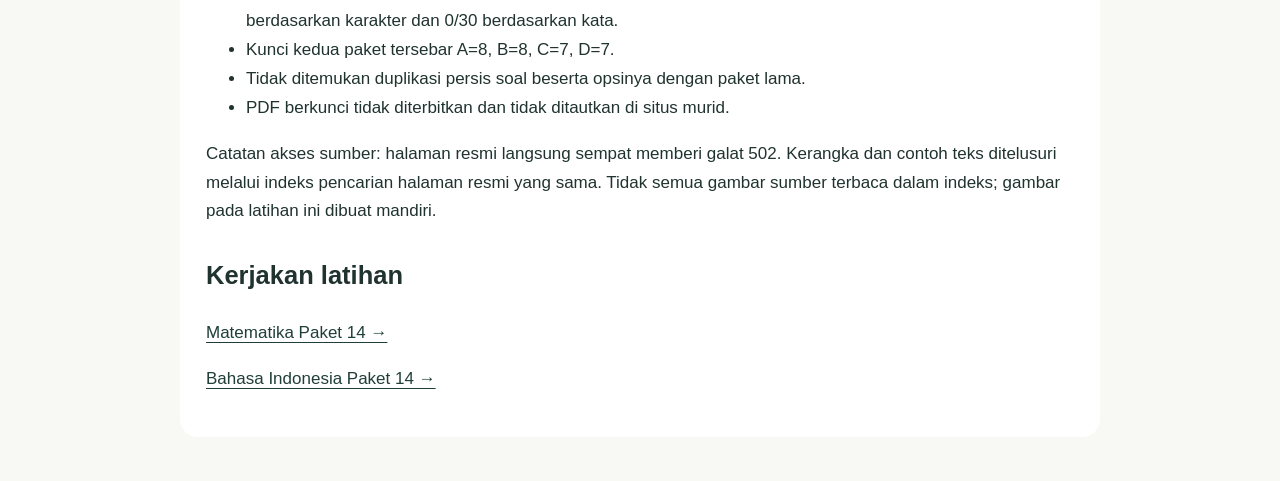
<file: survei-tka-paket14.html>
<!doctype html><html lang="id"><head><meta charset="utf-8"><meta name="viewport" content="width=device-width,initial-scale=1"><title>Survei bentuk dan tuntutan soal TKA SD · Paket 14</title><link rel="stylesheet" href="assets/style.css?v=20261026-nopdf"><style>main{max-width:960px;margin:24px auto;padding:20px}article{background:#fff;padding:26px;border-radius:18px}h1{line-height:1.25}h2{margin-top:28px}p,li{line-height:1.7}table{width:100%;border-collapse:collapse;margin:18px 0}td,th{border-bottom:1px solid #dce4dc;padding:10px;text-align:left;vertical-align:top}thead{background:#eaf1e9}.note{padding:16px;border-radius:12px;background:#f0f5dc}a{overflow-wrap:anywhere}@media(max-width:600px){main{padding:10px}article{padding:18px}td,th{font-size:.9rem;padding:7px}}</style></head><body><main><article>
<p><a href="./#/tka">← Daftar latihan TKA</a></p><h1>Survei bentuk dan tuntutan soal TKA SD</h1><p>Penelusuran: 29 Oktober 2026. Penerapan: Prediksi Paket 14 untuk kelas VI SD.</p>
<h2>Apa yang ditemukan pada sumber resmi?</h2>
<p>Kerangka Matematika SD mencakup bilangan, geometri dan pengukuran, serta data. Contohnya memadukan operasi bilangan dengan konteks sehari-hari, visualisasi bangun, konversi satuan, tabel, piktogram, dan diagram batang. Karena itu, latihan perlu meminta anak memilih informasi yang relevan serta menghubungkan beberapa langkah, di samping melakukan hitungan dasar.</p>
<p><a href="https://pusmendik.kemendikdasmen.go.id/tka/tka/view/mata-pelajaran-wajib/sd/matematika">Kerangka dan contoh resmi Matematika SD</a> · <a href="https://pusmendik.kemdikbud.go.id/tka/tka/view/mata-pelajaran-wajib/sd/matematika">Halaman Matematika pada domain Pusmendik lainnya</a></p>
<p>Bahasa Indonesia berfokus pada membaca teks informasi dan fiksi. Kompetensinya meliputi informasi tersurat, simpulan atau makna tersirat, serta evaluasi dan apresiasi. Contoh soal meminta pembaca menjelaskan ungkapan, menyimpulkan perubahan tokoh, menilai tindakan, dan menemukan dukungan bagi gagasan. Karakteristik prosa SD: 150–200 kata dan kalimat pendek 3–7 kata; puisi dikecualikan dari batas panjang teks.</p>
<p><a href="https://pusmendik.kemdikbud.go.id/tka/tka/view/mata-pelajaran-wajib/sd/bahasa-indonesia">Kerangka dan contoh resmi Bahasa Indonesia SD</a></p>
<p>Bentuk resmi mencakup pilihan ganda dengan satu jawaban benar dan pilihan ganda kompleks. Untuk latihan keluarga ini, seluruh soal diadaptasi menjadi A–D dengan tepat satu jawaban benar sesuai permintaan pengguna.</p>
<p><a href="https://pusmendik.kemdikbud.go.id/tka/">Penjelasan dan bentuk soal TKA oleh Pusmendik</a> · <a href="https://pusatinformasi.ult.kemendikdasmen.go.id/hc/id/articles/52001769236249-FAQ-Tes-Kemampuan-Akademik-TKA">FAQ resmi Kemendikdasmen</a></p>
<h2>Penerapan pada Paket 14</h2>
<table><thead><tr><th>Pelajaran</th><th>Isi latihan</th><th>Tuntutan berpikir</th></tr></thead><tbody>
<tr><td>Matematika</td><td>12 soal bilangan, 12 geometri/pengukuran, 6 data. Lima gambar dan empat tabel.</td><td>Pecahan senilai, urutan operasi, KPK/FPB, kebutuhan kemasan minimum, balok belum lengkap, keliling berlekuk, satuan, perjalanan dua tahap, serta keputusan berdasarkan data.</td></tr>
<tr><td>Bahasa Indonesia</td><td>Dua teks informasi, dua cerita orang pertama, dan satu puisi; masing-masing enam soal.</td><td>Membedakan informasi, membandingkan bukti, menilai batas simpulan dari pengamatan, memahami sudut pandang tokoh, serta menafsirkan bahasa puisi.</td></tr>
</tbody></table>
<p>Rancangan Matematika memadukan delapan soal dasar/pemahaman, empat belas penerapan, dan delapan penalaran. Nomor dasar: 1, 2, 6, 7, 12, 14, 19, 22. Nomor penalaran: 13, 16, 21, 24, 26, 27, 29, 30. Nomor lainnya penerapan. Ini klasifikasi penyusun untuk variasi latihan, bukan persentase resmi.</p>
<p class="note">Tuntutan berpikir tidak sama dengan tingkat kesulitan yang sudah terukur. Paket ini belum diujicobakan kepada sampel murid, sehingga tidak diklaim setara secara statistik dengan ujian TKA 2026. Soal disusun mandiri dan bukan soal resmi, bocoran, atau jaminan soal yang akan keluar.</p>
<h2>Pemeriksaan sebelum terbit</h2>
<ul><li>Masing-masing pelajaran 30 soal, empat opsi berbeda, satu kunci.</li><li>Seluruh hasil Matematika diperiksa melalui perhitungan terpisah; semua soal memiliki pembahasan langkah pengerjaan.</li><li>Pola panjang opsi diperiksa: pada Bahasa Indonesia, jawaban benar terpanjang sendiri hanya 4/30 berdasarkan karakter dan 0/30 berdasarkan kata.</li><li>Kunci kedua paket tersebar A=8, B=8, C=7, D=7.</li><li>Tidak ditemukan duplikasi persis soal beserta opsinya dengan paket lama.</li><li>PDF berkunci tidak diterbitkan dan tidak ditautkan di situs murid.</li></ul>
<p>Catatan akses sumber: halaman resmi langsung sempat memberi galat 502. Kerangka dan contoh teks ditelusuri melalui indeks pencarian halaman resmi yang sama. Tidak semua gambar sumber terbaca dalam indeks; gambar pada latihan ini dibuat mandiri.</p>
<h2>Kerjakan latihan</h2><p><a href="./#/quiz/tka-matematika-p14">Matematika Paket 14 →</a></p><p><a href="./#/quiz/tka-bahasa-indonesia-p14">Bahasa Indonesia Paket 14 →</a></p>
</article></main></body></html>
</file>
<file: assets/style.css>
@font-face {
  font-family:Amiri;
  src:url("fonts/Amiri-Regular.ttf") format("truetype");
  font-display:swap
}
:root {
  --blue:#203f38;
  --blue-dark:#142f2b;
  --blue-soft:#e9f2ed;
  --bg:#f8f9f5;
  --ink:#20332f;
  --muted:#66736e;
  --line:#dce3dc;
  --ok:#23633e;
  --ok-bg:#edf7ed;
  --bad:#ac3e35;
  --bad-bg:#fff0ed;
  --warn-bg:#fff6df;
  --radius:18px;
  --lime:#d0ee9e;
  --c-matematika:#416a9a;
  --c-bahasa-indonesia:#a85c42;
  --c-pai-dan-budi-pekerti:#55764a;
  --c-ppkn:#9a7338;
  --c-bahasa-inggris:#7a639e;
  --c-koding:#39827f
}
* {
  box-sizing:border-box
}
html {
  color-scheme:light;
  scroll-padding-top:0px
}
body {
  margin:0;
  background:var(--bg);
  color:var(--ink);
  font:1.0625rem/1.7 -apple-system,BlinkMacSystemFont,"Segoe UI",Arial,sans-serif
}
h1,h2,h3,p {
  overflow-wrap:break-word
}
button,input,select,textarea {
  font:inherit
}
button,a,input,select,textarea {
  -webkit-tap-highlight-color:transparent
}
a {
  color:var(--blue);
  text-underline-offset:4px
}
a:focus-visible,button:focus-visible,summary:focus-visible,input:focus-visible,select:focus-visible,textarea:focus-visible {
  outline:3px solid #739b46;
  outline-offset:4px
}
button {
  cursor:pointer
}
button:disabled {
  cursor:default
}
.wrap {
  max-width:1240px;
  margin:0 auto;
  padding:0 40px
}
.ui-icon {
  width:22px;
  height:22px;
  display:inline-flex;
  align-items:center;
  justify-content:center;
  flex:none
}
.ui-icon svg {
  width:100%;
  height:100%
}
.skip-link {
  position:fixed;
  top:-100px;
  left:12px;
  z-index:100;
  background:white;
  padding:12px;
  border-radius:8px
}
.skip-link:focus {
  top:10px
}
.site-head {
  background:rgba(248,249,245,.97);
  border-bottom:1px solid var(--line);
  position:sticky;
  top:0;
  z-index:20;
  backdrop-filter:blur(14px)
}
.header-inner {
  min-height:88px;
  display:flex;
  align-items:center;
  justify-content:space-between;
  gap:24px
}
.brand {
  display:flex;
  gap:11px;
  align-items:center;
  text-decoration:none;
  color:var(--blue-dark);
  font-size:1.1875rem;
  font-weight:760;
  letter-spacing:-.6px;
  white-space:nowrap;
  line-height:1.3
}
.brand small {
  display:block;
  font-size:0.9375rem;
  font-weight:650;
  letter-spacing:2.5px;
  margin-top:4px;
  color:var(--muted)
}
.brand-mark {
  width:44px;
  height:44px;
  display:grid;
  place-items:center;
  background:var(--blue);
  border-radius:14px;
  color:#fff
}
.brand-mark svg {
  width:34px;
  height:34px
}
.main-nav {
  display:flex;
  gap:8px;
  align-items:center
}
.main-nav a {
  font-size:0.9375rem;
  text-decoration:none;
  font-weight:600;
  padding:9px 14px;
  border-radius:9px;
  color:var(--muted);
  white-space:nowrap
}
.main-nav a:hover,.main-nav a[aria-current] {
  background:var(--blue-soft);
  color:var(--blue)
}
.main-nav .recap-nav {
  margin-left:10px;
  border:1px solid var(--line);
  color:var(--ink);
  background:#fff
}
.site-foot {
  margin-top:70px;
  border-top:1px solid var(--line);
  padding-top:28px;
  padding-bottom:36px;
  display:flex;
  gap:24px;
  justify-content:space-between;
  align-items:flex-start;
  font-size:0.9375rem;
  color:var(--muted)
}
.site-foot strong {
  font-size:0.9375rem;
  color:var(--ink)
}
.site-foot p {
  margin:5px 0;
  max-width:560px
}
.site-foot>a {
  white-space:nowrap;
  font-weight:650
}
.loading {
  padding:90px 0;
  color:var(--muted)
}
/* Beranda */
.hero {
  margin:36px 0 0;
  padding:48px 48px 40px;
  background:var(--blue-dark);
  border-radius:28px;
  color:#fff;
  display:grid;
  grid-template-columns:1.3fr 1fr;
  gap:64px;
  position:relative;
  overflow:hidden
}
.hero-copy {
  padding:8px 0
}
.hero-kicker {
  font-size:0.9375rem;
  letter-spacing:1.8px;
  color:#d6e6d8;
  display:flex;
  align-items:center;
  gap:8px;
  font-weight:650
}
.live-dot {
  width:7px;
  height:7px;
  display:inline-block;
  background:var(--lime);
  border-radius:50%
}
.hero h1 {
  font-size:clamp(35px,4.2vw,56px);
  line-height:1.12;
  letter-spacing:-2.2px;
  margin:23px 0 22px;
  font-weight:720
}
.hero h1 span {
  color:var(--lime)
}
.hero-copy>p {
  font-size:0.9375rem;
  line-height:1.85;
  color:#c3d5ca;
  max-width:370px;
  margin-bottom:29px
}
.hero-actions {
  display:flex;
  align-items:center;
  gap:22px;
  flex-wrap:wrap
}
.btn {
  border:1px solid transparent;
  display:inline-flex;
  align-items:center;
  justify-content:center;
  gap:10px;
  padding:12px 20px;
  border-radius:11px;
  background:var(--blue);
  color:#fff;
  text-decoration:none;
  font-weight:650;
  font-size:0.9375rem;
  min-height:44px;
  line-height:1.5;
  transition:background .16s,transform .16s
}
.btn:hover {
  background:#31594e
}
.btn.lime {
  background:var(--lime);
  color:var(--blue-dark)
}
.btn.lime:hover {
  background:#dff6b9
}
.btn.ghost {
  background:#fff;
  border-color:var(--line);
  color:var(--blue)
}
.btn.ghost:hover {
  background:var(--blue-soft)
}
.btn.small {
  font-size:0.9375rem;
  min-height:38px;
  padding:7px 13px
}
.btn:disabled {
  opacity:.5
}
.hero-secondary {
  display:flex;
  gap:8px;
  align-items:center;
  color:#e0ebe2;
  text-decoration:none;
  font-size:0.9375rem
}
.hero-secondary .ui-icon {
  width:17px
}
.hero-feature {
  background:rgba(255,255,255,.07);
  border:1px solid rgba(255,255,255,.13);
  border-radius:20px;
  padding:20px 24px;
  position:relative
}
.feature-label {
  display:flex;
  gap:7px;
  align-items:center;
  font-size:0.9375rem;
  letter-spacing:1.7px;
  color:var(--lime);
  font-weight:700
}
.feature-label .ui-icon {
  width:14px;
  height:14px
}
.feature-art {
  height:88px;
  position:relative;
  display:flex;
  justify-content:center;
  align-items:center;
  margin:3px 0
}
.art-book {
  width:70px;
  height:65px;
  background:var(--lime);
  color:var(--blue);
  display:grid;
  place-items:center;
  border-radius:14px;
  transform:rotate(-9deg);
  box-shadow:10px 8px 0 rgba(0,0,0,.13)
}
.art-book .ui-icon {
  width:44px;
  height:44px
}
.art-symbol {
  position:absolute;
  display:grid;
  place-items:center;
  width:42px;
  height:42px;
  border:1px solid #6b887a;
  border-radius:12px;
  color:#dbedcf;
  font-size:1.5625rem
}
.art-symbol.one {
  left:15%;
  top:3px;
  transform:rotate(-12deg)
}
.art-symbol.two {
  right:12%;
  bottom:2px;
  font-size:1.125rem;
  transform:rotate(12deg)
}
.art-spark {
  position:absolute;
  right:24%;
  top:0;
  color:var(--lime);
  font-size:1.3125rem
}
.hero-feature h2 {
  font-size:1rem;
  letter-spacing:-.4px;
  margin:8px 0 3px
}
.hero-feature>p {
  color:#bdcfc4;
  font-size:0.9375rem;
  line-height:1.7;
  margin:0 0 16px
}
.hero-packets {
  display:grid;
  gap:8px
}
.hero-packets a {
  display:flex;
  align-items:center;
  gap:11px;
  color:#fff;
  text-decoration:none;
  background:rgba(255,255,255,.07);
  border:1px solid rgba(255,255,255,.09);
  border-radius:10px;
  padding:10px 12px
}
.hero-packets a:hover {
  background:rgba(255,255,255,.14)
}
.hero-packets a>.ui-icon:first-child {
  color:var(--lime);
  width:19px
}
.hero-packets a>.ui-icon:last-child {
  margin-left:auto;
  width:17px
}
.hero-packets strong {
  display:block;
  font-size:0.9375rem;
  font-weight:600
}
.hero-packets small {
  display:block;
  font-size:0.9375rem;
  color:#bdd0c2
}
.home-metrics {
  display:grid;
  grid-template-columns:repeat(4,1fr);
  gap:18px;
  padding:26px 12px;
  border-bottom:1px solid var(--line)
}
.home-metrics>div {
  display:flex;
  align-items:center;
  justify-content:center;
  gap:13px
}
.home-metrics>div>.ui-icon {
  width:36px;
  height:36px;
  padding:8px;
  border-radius:11px;
  background:#edf0e7;
  color:#647353
}
.home-metrics strong {
  display:block;
  font-size:1.125rem;
  font-weight:700;
  line-height:1.4;
  letter-spacing:-.5px
}
.home-metrics small {
  display:block;
  color:var(--muted);
  font-size:0.9375rem
}
.eyebrow {
  font-size:0.9375rem;
  letter-spacing:1.8px;
  font-weight:700;
  color:#73806e
}
.catalog {
  margin-top:48px;
  scroll-margin-top:105px
}
.section-heading {
  display:flex;
  justify-content:space-between;
  align-items:end;
  gap:20px;
  margin-bottom:28px
}
.section-heading h2 {
  margin:7px 0 0;
  font-size:1.625rem;
  line-height:1.3;
  letter-spacing:-.8px
}
.results-label {
  font-size:0.9375rem;
  white-space:nowrap;
  color:var(--muted)
}
.library-layout {
  display:grid;
  grid-template-columns:220px minmax(0,1fr);
  gap:32px
}
.subject-panel {
  position:sticky;
  top:112px;
  align-self:start;
  background:#f0f2eb;
  border-radius:16px;
  padding:18px 12px
}
.panel-title {
  font-size:0.9375rem;
  letter-spacing:1.6px;
  font-weight:700;
  color:var(--muted);
  margin:0 12px 14px
}
.subject-options {
  display:grid;
  gap:5px
}
.subject-choice {
  display:flex;
  gap:10px;
  align-items:center;
  text-align:left;
  border:0;
  background:transparent;
  border-radius:10px;
  padding:12px 11px;
  font-size:0.9375rem;
  color:var(--muted);
  width:100%;
  min-height:44px
}
.subject-choice>.ui-icon {
  width:18px;
  height:18px;
  color:var(--accent,var(--muted))
}
.subject-choice:hover {
  background:#e5eadf
}
.subject-choice.on {
  background:#fff;
  color:var(--blue-dark);
  box-shadow:0 2px 6px #203f3807;
  font-weight:700
}
.subject-choice .n {
  margin-left:auto;
  font-size:0.9375rem;
  color:var(--muted);
  padding:1px 5px;
  background:#e9ede6;
  border-radius:5px
}
.parent-note {
  display:flex;
  align-items:center;
  gap:8px;
  padding:18px 9px 2px;
  margin-top:14px;
  border-top:1px solid #d9e0d4;
  text-decoration:none
}
.parent-note>.ui-icon:first-child {
  color:#7d8351;
  width:18px
}
.parent-note>.ui-icon:last-child {
  width:15px;
  margin-left:auto
}
.parent-note strong {
  font-size:0.9375rem;
  display:block
}
.parent-note small {
  font-size:0.9375rem;
  color:var(--muted);
  display:block
}
.toolbar {
  padding:0 0 21px;
  border-bottom:1px solid var(--line)
}
.search-wrap {
  display:flex;
  align-items:center;
  gap:10px;
  padding:0 14px;
  background:#fff;
  border:1px solid var(--line);
  border-radius:11px
}
.search-wrap:focus-within {
  border-color:var(--blue);
  box-shadow:0 0 0 3px #203f3810
}
.search-wrap>.ui-icon {
  width:18px;
  color:#879089
}
.search {
  width:100%;
  min-width:0;
  border:0;
  outline:0!important;
  box-shadow:none;
  background:transparent;
  padding:13px 0;
  font-size:0.9375rem
}
.filter-row {
  display:flex;
  align-items:center;
  justify-content:space-between;
  gap:10px;
  margin-top:17px;
  flex-wrap:wrap
}
.chips {
  display:flex;
  gap:4px;
  flex-wrap:wrap
}
.chip {
  font-size:0.9375rem;
  border:1px solid transparent;
  background:transparent;
  border-radius:7px;
  padding:8px 11px;
  color:var(--muted);
  min-height:36px;
  font-weight:550;
  white-space:nowrap
}
.chip:hover {
  background:#e9ede4
}
.chip.on {
  background:var(--blue);
  color:white
}
.selects {
  display:flex;
  gap:7px
}
.selects select {
  font-size:0.9375rem;
  border:1px solid var(--line);
  border-radius:7px;
  background:#fff;
  color:var(--muted);
  min-height:36px;
  max-width:140px;
  padding:5px
}
.subject {
  display:flex;
  align-items:center;
  justify-content:space-between;
  gap:10px;
  margin:26px 0 14px;
  font-size:1.0625rem;
  letter-spacing:-.3px
}
.subject>span:first-child {
  display:flex;
  align-items:center;
  gap:9px
}
.subject .ui-icon {
  width:19px;
  color:var(--accent,var(--blue))
}
.subject .cnt {
  font-size:0.9375rem;
  font-weight:400;
  color:var(--muted);
  letter-spacing:0
}
.cards {
  display:grid;
  grid-template-columns:repeat(2,minmax(0,1fr));
  gap:16px
}
.card {
  background:#fff;
  border:1px solid var(--line);
  border-radius:16px;
  padding:20px;
  display:flex;
  flex-direction:column;
  gap:12px;
  transition:border-color .2s,box-shadow .2s,transform .2s
}
.card:hover {
  border-color:#acbca9;
  box-shadow:0 8px 24px #24352d08;
  transform:translateY(-2px)
}
.card-top {
  display:flex;
  align-items:center;
  gap:9px
}
.subject-icon {
  display:grid;
  place-items:center;
  background:color-mix(in srgb,var(--accent,var(--blue)) 10%,white);
  color:var(--accent,var(--blue));
  width:34px;
  height:34px;
  border-radius:10px
}
.subject-icon .ui-icon {
  width:19px;
  height:19px
}
.card-kind {
  font-size:0.9375rem;
  color:var(--muted);
  letter-spacing:1px;
  font-weight:650
}
.card h3 {
  font-size:1rem;
  letter-spacing:-.25px;
  line-height:1.5;
  margin:0
}
.card-title-link {
  color:var(--ink);
  text-decoration:none
}
.card-title-link:hover {
  color:var(--accent,var(--blue));
  text-decoration:underline
}
.card .desc {
  color:var(--muted);
  font-size:0.9375rem;
  line-height:1.8;
  margin:0;
  display:-webkit-box;
  -webkit-line-clamp:2;
  -webkit-box-orient:vertical;
  overflow:hidden
}
.meta {
  display:flex;
  gap:16px;
  font-size:0.9375rem;
  color:var(--muted);
  flex-wrap:wrap
}
.meta>span {
  display:flex;
  align-items:center;
  gap:5px
}
.meta .ui-icon {
  width:13px;
  height:13px
}
.meta .best-text {
  color:var(--ok)
}
.badge {
  border-radius:5px;
  font-size:0.9375rem;
  font-weight:650;
  padding:3px 6px;
  white-space:nowrap
}
.badge.latest {
  margin-left:auto;
  background:#edf5dd;
  color:#516d29
}
.card .actions {
  display:flex;
  justify-content:space-between;
  align-items:center;
  margin-top:auto;
  padding-top:13px;
  border-top:1px solid #edf0ea
}
.start-link {
  display:flex;
  align-items:center;
  gap:12px;
  text-decoration:none;
  font-size:0.9375rem;
  font-weight:700;
  min-height:32px
}
.start-link .ui-icon {
  width:16px
}
.card-progress {
  display:flex;
  align-items:center;
  gap:8px
}
.mini-track {
  height:4px;
  background:#e7ede4;
  flex:1;
  border-radius:8px;
  overflow:hidden
}
.mini-track span {
  display:block;
  background:#719153;
  height:100%
}
.card-progress small {
  font-size:0.9375rem;
  color:var(--muted)
}
.continue {
  margin-top:32px
}
.continue h2 {
  font-size:1.0625rem;
  letter-spacing:-.4px
}
.continue .cards {
  grid-template-columns:repeat(3,minmax(0,1fr))
}
.resume {
  display:flex;
  align-items:center;
  gap:12px;
  padding:15px;
  background:white;
  border:1px solid var(--line);
  border-radius:12px;
  text-decoration:none;
  color:var(--ink)
}
.resume>.ui-icon:first-child {
  color:var(--accent,var(--blue))
}
.resume>.ui-icon:last-child {
  margin-left:auto;
  width:16px
}
.resume span small {
  display:block;
  font-size:0.9375rem;
  color:var(--muted)
}
.resume span strong {
  display:block;
  font-size:0.9375rem;
  line-height:1.5
}
.empty {
  padding:56px 20px;
  text-align:center;
  background:#fff;
  border:1px dashed var(--line);
  border-radius:16px;
  margin-top:20px
}
.empty>.ui-icon {
  width:32px;
  height:32px;
  color:var(--muted)
}
.empty h3 {
  font-size:1.0625rem;
  margin-bottom:4px
}
.empty p {
  font-size:0.9375rem;
  color:var(--muted)
}
.s-matematika {
  --accent:var(--c-matematika)
}
.s-bahasa-indonesia {
  --accent:var(--c-bahasa-indonesia)
}
.s-pai-dan-budi-pekerti {
  --accent:var(--c-pai-dan-budi-pekerti)
}
.s-ppkn {
  --accent:var(--c-ppkn)
}
.s-bahasa-inggris {
  --accent:var(--c-bahasa-inggris)
}
.s-koding {
  --accent:var(--c-koding)
}
/* Halaman pengerjaan */
.quiz-page {
  padding-top:30px
}
.q-head {
  margin:0 0 20px
}
.back {
  font-size:0.9375rem;
  color:var(--muted);
  text-decoration:none
}
.back:hover {
  text-decoration:underline
}
.q-head .eyebrow {
  display:block;
  margin-top:20px;
  color:var(--accent,var(--muted))
}
.q-head h1 {
  font-size:1.8125rem;
  line-height:1.3;
  letter-spacing:-1px;
  max-width:850px;
  margin:9px 0
}
.q-head p {
  color:var(--muted);
  font-size:0.9375rem;
  max-width:800px
}
.controls {
  display:flex;
  flex-wrap:wrap;
  gap:10px 22px;
  padding:14px 18px;
  border:1px solid var(--line);
  background:#fff;
  border-radius:12px;
  font-size:0.9375rem;
  margin-bottom:15px
}
.controls label {
  display:flex;
  align-items:center;
  gap:8px;
  cursor:pointer
}
.controls input {
  accent-color:var(--blue);
  width:17px;
  height:17px
}
.hint {
  font-size:0.9375rem;
  color:var(--muted)
}
.progress {
  position:sticky;
  top:88px;
  z-index:10;
  background:var(--bg);
  padding:12px 0;
  margin-bottom:12px
}
.progress .row {
  display:flex;
  justify-content:space-between;
  align-items:center;
  gap:12px;
  font-size:0.9375rem;
  font-weight:600
}
.progress .track {
  height:5px;
  background:#dfe7dc;
  border-radius:10px;
  overflow:hidden;
  margin-top:8px
}
.progress .fill {
  height:100%;
  background:var(--blue);
  transition:width .2s
}
.progress-jump {
  border:0;
  background:transparent;
  color:var(--blue);
  font-size:0.9375rem;
  text-decoration:underline;
  min-height:32px;
  padding:0
}
.quiz-layout {
  display:grid;
  grid-template-columns:minmax(0,1fr) 224px;
  gap:28px;
  align-items:start
}
.quiz-side {
  position:sticky;
  top:163px
}
.question-nav {
  background:white;
  border:1px solid var(--line);
  border-radius:16px;
  padding:16px
}
.question-nav summary {
  font-size:0.9375rem;
  font-weight:700;
  cursor:pointer;
  list-style:none;
  display:flex;
  align-items:center;
  justify-content:space-between;
  gap:8px
}
.question-nav summary::after {
  content:'−';
  color:var(--muted)
}
.question-nav:not([open]) summary::after {
  content:'+'
}
.question-nav summary::-webkit-details-marker {
  display:none
}
.number-grid {
  display:grid;
  grid-template-columns:repeat(5,minmax(0,1fr));
  gap:6px;
  margin-top:16px
}
.number-grid button {
  height:33px;
  border:1px solid var(--line);
  background:#fff;
  border-radius:7px;
  color:var(--muted);
  font-size:0.9375rem
}
.number-grid button:hover {
  border-color:var(--blue);
  color:var(--blue)
}
.number-grid button.is-answered {
  background:var(--blue);
  border-color:var(--blue);
  color:white
}
.nav-legend {
  font-size:0.9375rem;
  color:var(--muted);
  display:flex;
  align-items:center;
  gap:6px;
  margin:14px 0
}
.nav-legend span {
  display:inline-block;
  width:9px;
  height:9px;
  border-radius:3px;
  background:var(--blue)
}
.question-nav .btn {
  width:100%;
  font-size:0.9375rem;
  padding:10px
}
.question-nav .hint {
  font-size:0.9375rem;
  line-height:1.7;
  margin-bottom:0
}
.sec-title {
  font-size:1rem;
  line-height:1.6;
  letter-spacing:-.2px;
  margin:22px 0 13px
}
.stage>.sec-title:first-child {
  margin-top:0
}
.passage {
  background:#f0f3e9;
  border:1px solid #d7dfcc;
  border-radius:16px;
  padding:24px;
  margin:0 0 20px;
  font-size:0.9375rem;
  line-height:1.95
}
.passage h3 {
  text-align:left;
  font-size:1rem;
  line-height:1.6;
  margin:0 0 15px
}
.passage p {
  margin:0 0 12px
}
.passage p:last-child {
  margin-bottom:0
}
.q {
  background:#fff;
  border:1px solid var(--line);
  border-radius:16px;
  padding:22px;
  margin:0 0 16px;
  scroll-margin-top:160px
}
.q:focus {
  outline:2px solid #91ab79;
  outline-offset:3px
}
.q.ok {
  border-color:#a4c7a6
}
.q.no {
  border-color:#deb4ab
}
.q .qrow {
  display:flex;
  gap:14px
}
.q .num {
  flex:none;
  width:29px;
  height:29px;
  border-radius:8px;
  background:#edf1e9;
  color:var(--blue);
  display:grid;
  place-items:center;
  font-size:0.9375rem;
  font-weight:700;
  margin-top:1px
}
.q.ok .num {
  background:var(--ok-bg);
  color:var(--ok)
}
.q.no .num {
  background:var(--bad-bg);
  color:var(--bad)
}
.q .body {
  min-width:0;
  flex:1
}
.stem {
  font-size:0.9375rem;
  line-height:1.85
}
.stem p {
  margin:0 0 9px
}
.blank {
  display:inline-block;
  min-width:4em;
  border-bottom:1px solid var(--ink)
}
.fig {
  margin:10px 0;
  text-align:center;
  max-width:100%;
  overflow-x:auto
}
.fig img {
  max-width:100%;
  height:auto;
  background:white
}
.fig figcaption {
  font-size:0.9375rem;
  color:var(--muted);
  margin-top:7px
}
.blocks .fig {
  padding:20px;
  background:white;
  border:1px solid var(--line);
  border-radius:14px;
  margin-bottom:20px
}
.datatab {
  border-collapse:collapse;
  margin:0 auto;
  max-width:100%;
  font-size:0.9375rem
}
.datatab th,.datatab td {
  border:1px solid var(--line);
  padding:8px 13px;
  text-align:center;
  white-space:nowrap
}
.datatab th {
  background:var(--blue-soft);
  font-weight:600
}
.opts {
  list-style:none;
  margin:15px 0 0;
  padding:0;
  display:grid;
  gap:9px
}
.opt {
  display:flex;
  align-items:center;
  gap:10px;
  border:1px solid var(--line);
  border-radius:10px;
  background:white;
  padding:11px 13px;
  cursor:pointer;
  font-size:0.9375rem;
  min-height:48px
}
.opt:hover {
  background:#f7faf4;
  border-color:#adc19c
}
.opt input {
  width:16px;
  height:16px;
  flex:none;
  accent-color:var(--blue);
  margin:0
}
.opt .let {
  font-size:0.9375rem;
  font-weight:700;
  color:var(--muted);
  flex:none
}
.opt.sel {
  background:var(--blue-soft);
  border-color:var(--blue)
}
.opt.right {
  background:var(--ok-bg);
  border-color:#83b791
}
.opt.wrongsel {
  background:var(--bad-bg);
  border-color:#d7a097
}
.opts.locked .opt {
  cursor:default
}
.bs {
  width:100%;
  border-collapse:collapse;
  margin-top:14px;
  font-size:0.9375rem
}
.bs th,.bs td {
  padding:9px 5px;
  border-bottom:1px solid var(--line);
  text-align:left
}
.bs .c {
  text-align:center;
  width:4em
}
.bs tr.right td:first-child {
  color:var(--ok)
}
.bs tr.wrongrow td:first-child {
  color:var(--bad)
}
.txt {
  width:100%;
  border:1px solid var(--line);
  border-radius:10px;
  padding:12px;
  margin-top:10px;
  background:white
}
textarea.txt {
  min-height:100px;
  resize:vertical
}
.row-act {
  display:flex;
  align-items:center;
  gap:8px;
  flex-wrap:wrap;
  margin-top:10px
}
.fb {
  margin-top:14px;
  padding:11px 14px;
  font-size:0.9375rem;
  border-radius:10px;
  line-height:1.7
}
.fb.ok {
  background:var(--ok-bg);
  color:var(--ok)
}
.fb.no {
  background:var(--bad-bg);
  color:var(--bad)
}
.fb.info {
  background:var(--warn-bg);
  color:#6d571b
}
.math-explanation {
  margin-top:12px;
  padding:17px 19px;
  border-left:3px solid #86a965;
  border-radius:10px;
  background:#f3f7ed;
  font-size:0.9375rem;
  line-height:1.85;
  overflow-wrap:anywhere
}
.math-explanation h3 {
  font-size:0.9375rem;
  color:var(--blue);
  margin:0 0 10px
}
.math-explanation ol {
  padding-left:20px;
  margin:0
}
.math-explanation li+li {
  margin-top:8px
}
.finish {
  border:1px solid #c8d6bb;
  background:#eef4e5;
  border-radius:16px;
  padding:25px;
  margin:24px 0;
  scroll-margin-top:155px
}
.finish h2 {
  font-size:1.1875rem;
  letter-spacing:-.5px;
  margin:0 0 5px
}
.finish p {
  font-size:0.9375rem;
  color:var(--muted)
}
.finish .namefield {
  display:flex;
  align-items:center;
  gap:12px;
  flex-wrap:wrap;
  font-size:0.9375rem;
  margin-top:16px
}
.finish .name {
  border:1px solid #c8d6bb;
  background:#fff;
  padding:11px 12px;
  border-radius:9px;
  width:280px;
  max-width:100%
}
.bottom {
  display:flex;
  gap:10px;
  flex-wrap:wrap;
  margin-top:16px
}
.result {
  border:1px solid var(--line);
  background:#fff;
  border-radius:16px;
  padding:25px;
  margin-bottom:22px
}
.result h2 {
  font-size:1.1875rem;
  margin:0
}
.result .big {
  font-size:3.5625rem;
  font-weight:750;
  letter-spacing:-2px;
  color:var(--blue);
  line-height:1.3
}
.result p,.result ul {
  font-size:0.9375rem
}
.result ul {
  padding-left:20px
}
.result a.jump {
  display:inline-block;
  margin:3px 5px
}
.sendstatus {
  font-size:0.9375rem;
  color:var(--muted)
}
.sendstatus.good {
  color:var(--ok)
}
.sendstatus.bad {
  color:var(--bad)
}
.ar {
  font-family:Amiri,"Noto Naskh Arabic","Geeza Pro",serif;
  font-size:1.65em;
  line-height:1.9;
  direction:rtl;
  unicode-bidi:isolate;
  white-space:nowrap
}
.katex {
  font-size:1.08em!important
}
/* Rekap */
.recap-page {
  max-width:1240px;
  padding-top:42px
}
.recap-heading h1 {
  font-size:2.3125rem;
  letter-spacing:-1.4px;
  line-height:1.25;
  margin:10px 0
}
.recap-heading p {
  font-size:0.9375rem;
  color:var(--muted);
  margin:8px 0 16px
}
.recap-title {
  font-size:1.1875rem;
  letter-spacing:-.5px;
  margin-top:34px
}
.recap-page .rk-card {
  padding:23px;
  border-radius:16px
}
.recap-page .rk-row input,.recap-page .rk-row select {
  font-size:0.9375rem;
  min-height:43px
}
.recap-page .rk-stat {
  background:#f0f4e9;
  padding:17px
}
.recap-page .rk-stat b {
  font-size:1.6875rem;
  letter-spacing:-.8px
}
.recap-page .rk-stat span {
  font-size:0.9375rem
}
.recap-page .rk-tbl {
  font-size:0.9375rem
}
.recap-page .rk-tbl th {
  font-size:0.9375rem;
  text-transform:uppercase;
  letter-spacing:.6px;
  padding:14px 10px;
  background:#f4f6ef
}
.recap-page .rk-tbl td {
  padding:16px 10px
}
.recap-page .rk-sub {
  font-size:0.9375rem
}
.recap-page .rk-msg,.recap-page .rk-err {
  font-size:0.9375rem
}
@media(min-width:1400px) {
  .wrap {
    max-width:1320px
  }
  .hero {
    gap:95px
  }
  .cards {
    grid-template-columns:repeat(3,minmax(0,1fr))
  }
  .continue .cards {
    grid-template-columns:repeat(3,minmax(0,1fr))
  }
}
@media(max-width:1050px) {
  .wrap {
    padding-left:26px;
    padding-right:26px
  }
  .hero {
    padding:32px;
    gap:30px;
    grid-template-columns:1.15fr 1fr
  }
  .hero h1 {
    font-size:2.5625rem
  }
  .hero-actions {
    gap:14px
  }
  .hero-secondary {
    font-size:0.9375rem
  }
  .library-layout {
    grid-template-columns:185px minmax(0,1fr);
    gap:22px
  }
  .subject-choice {
    font-size:0.9375rem;
    padding:11px 8px;
    gap:7px
  }
  .card {
    padding:17px
  }
  .quiz-layout {
    grid-template-columns:minmax(0,1fr) 190px;
    gap:20px
  }
  .number-grid {
    grid-template-columns:repeat(4,minmax(0,1fr))
  }
  .main-nav a {
    padding:8px 10px;
    font-size:0.9375rem
  }
}
@media(max-width:760px) {
  .wrap {
    padding-left:20px;
    padding-right:20px
  }
  .header-inner {
    min-height:74px;
    flex-wrap:wrap;
    gap:9px;
    padding-top:14px;
    padding-bottom:10px
  }
  .brand {
    font-size:1rem
  }
  .brand-mark {
    width:35px;
    height:35px;
    border-radius:10px
  }
  .brand-mark svg {
    width:28px;
    height:28px
  }
  .brand small {
    font-size:0.9375rem;
    margin-top:3px
  }
  .main-nav {
    margin-left:auto;
    gap:2px
  }
  .main-nav a {
    font-size:0.9375rem;
    padding:7px 8px
  }
  .main-nav .recap-nav {
    margin-left:3px
  }
  .hero {
    grid-template-columns:1fr;
    margin-top:24px;
    padding:30px;
    gap:30px
  }
  .hero h1 {
    font-size:2.6875rem;
    letter-spacing:-1.7px;
    margin-top:20px
  }
  .hero-copy>p {
    max-width:470px;
    font-size:0.9375rem
  }
  .hero-feature {
    padding:17px 20px
  }
  .feature-art {
    float:right;
    width:135px;
    height:85px;
    margin:0
  }
  .art-book {
    width:52px;
    height:52px
  }
  .art-book .ui-icon {
    width:35px
  }
  .art-symbol {
    width:30px;
    height:30px;
    font-size:1.1875rem
  }
  .art-symbol.one {
    left:0
  }
  .art-symbol.two {
    right:0;
    font-size:0.9375rem
  }
  .art-spark {
    right:10%
  }
  .hero-feature h2 {
    margin-top:10px;
    max-width:190px
  }
  .hero-feature>p {
    max-width:220px
  }
  .hero-packets {
    clear:both;
    grid-template-columns:1fr 1fr;
    gap:10px;
    padding-top:5px
  }
  .hero-packets a {
    padding:10px
  }
  .hero-packets strong {
    font-size:0.9375rem
  }
  .hero-packets a>.ui-icon:last-child {
    width:14px
  }
  .home-metrics {
    grid-template-columns:1fr 1fr;
    gap:20px;
    padding:22px 0
  }
  .home-metrics>div {
    justify-content:flex-start
  }
  .home-metrics strong {
    font-size:1.0625rem
  }
  .home-metrics small {
    font-size:0.9375rem
  }
  .library-layout {
    grid-template-columns:1fr;
    gap:20px
  }
  .subject-panel {
    position:static;
    background:transparent;
    border-radius:0;
    padding:0
  }
  .panel-title {
    margin-left:0
  }
  .subject-options {
    display:flex;
    gap:7px;
    overflow-x:auto;
    padding-bottom:6px
  }
  .subject-choice {
    width:auto;
    flex:none;
    border:1px solid var(--line);
    padding:9px 12px;
    min-height:42px;
    background:#fff;
    gap:7px
  }
  .subject-choice .n {
    font-size:0.9375rem
  }
  .subject-choice.on {
    background:var(--blue);
    color:white;
    border-color:var(--blue)
  }
  .subject-choice.on .ui-icon {
    color:var(--lime)
  }
  .subject-choice.on .n {
    background:#496254;
    color:white
  }
  .parent-note {
    display:none
  }
  .catalog {
    margin-top:34px;
    scroll-margin-top:115px
  }
  .section-heading {
    margin-bottom:20px;
    align-items:start
  }
  .section-heading h2 {
    font-size:1.375rem
  }
  .results-label {
    font-size:0.9375rem;
    margin-top:24px
  }
  .filter-row {
    gap:10px
  }
  .selects {
    margin-left:auto
  }
  .continue .cards {
    grid-template-columns:1fr
  }
  .site-foot {
    flex-direction:column;
    gap:12px;
    margin-top:45px
  }
  .quiz-layout {
    display:flex;
    flex-direction:column
  }
  .quiz-side {
    position:static;
    order:-1;
    width:100%
  }
  .stage {
    width:100%
  }
  .question-nav {
    padding:14px 17px
  }
  .number-grid {
    grid-template-columns:repeat(10,minmax(0,1fr))
  }
  .question-nav .btn {
    width:auto
  }
  .question-nav .hint {
    display:inline-block;
    margin-left:12px;
    max-width:290px
  }
  .progress {
    top:75px
  }
  .quiz-page {
    padding-top:22px
  }
  .q-head h1 {
    font-size:1.5625rem
  }
  .q {
    padding:18px
  }
  .recap-heading h1 {
    font-size:1.8125rem
  }
  .recap-page {
    padding-top:28px
  }
}
@media(max-width:480px) {
  .header-inner {
    display:block;
    padding-top:13px;
    padding-bottom:9px
  }
  .brand {
    width:max-content
  }
  .main-nav {
    margin-top:13px;
    display:flex;
    justify-content:space-between;
    gap:2px
  }
  .main-nav a {
    font-size:0.9375rem;
    padding:7px 9px
  }
  .main-nav .recap-nav {
    margin-left:auto
  }
  .hero {
    padding:26px 23px;
    border-radius:20px
  }
  .hero h1 {
    font-size:2.3125rem;
    letter-spacing:-1.4px
  }
  .hero-kicker {
    font-size:0.9375rem;
    letter-spacing:1.5px
  }
  .hero-copy>p {
    font-size:0.9375rem
  }
  .hero-actions {
    gap:18px
  }
  .hero-secondary {
    font-size:0.9375rem
  }
  .hero-feature {
    padding:15px
  }
  .hero-feature h2 {
    font-size:0.9375rem
  }
  .feature-art {
    width:102px
  }
  .art-symbol {
    width:24px;
    height:24px;
    font-size:0.9375rem
  }
  .art-symbol.two {
    font-size:0.9375rem
  }
  .hero-packets {
    grid-template-columns:1fr
  }
  .hero-packets a {
    padding:9px 11px
  }
  .hero-packets strong {
    font-size:0.9375rem
  }
  .hero-packets small {
    font-size:0.9375rem
  }
  .feature-label {
    font-size:0.9375rem
  }
  .home-metrics>div {
    gap:9px
  }
  .home-metrics>div>.ui-icon {
    width:32px;
    height:32px;
    padding:7px
  }
  .home-metrics small {
    font-size:0.9375rem
  }
  .home-metrics strong {
    font-size:1rem
  }
  .eyebrow {
    font-size:0.9375rem
  }
  .section-heading {
    display:block
  }
  .results-label {
    display:block;
    margin-top:9px
  }
  .cards {
    grid-template-columns:1fr
  }
  .card {
    padding:20px
  }
  .card h3 {
    font-size:0.9375rem
  }
  .card .desc {
    font-size:0.9375rem
  }
  .meta {
    font-size:0.9375rem
  }
  .card-kind {
    font-size:0.9375rem
  }
  .start-link {
    font-size:0.9375rem
  }
  .selects {
    margin-left:0;
    justify-content:space-between;
    width:100%
  }
  .selects select {
    font-size:0.9375rem;
    max-width:none;
    flex:1;
    min-height:40px
  }
  .chip {
    font-size:0.9375rem;
    min-height:40px
  }
  .toolbar {
    padding-bottom:15px
  }
  .search {
    font-size:0.9375rem
  }
  .subject {
    font-size:1rem
  }
  .progress {
    top:119px
  }
  .q-head h1 {
    font-size:1.4375rem
  }
  .q-head p {
    font-size:0.9375rem
  }
  .controls .hint {
    line-height:1.7
  }
  .q {
    padding:17px 13px;
    scroll-margin-top:180px
  }
  .q .qrow {
    gap:10px
  }
  .q .num {
    width:25px;
    height:25px;
    font-size:0.9375rem
  }
  .stem {
    font-size:0.9375rem
  }
  .opt {
    padding:11px 10px;
    gap:8px
  }
  .opt .let {
    font-size:0.9375rem
  }
  .opt input {
    width:15px;
    height:15px
  }
  .math-explanation {
    padding:14px;
    font-size:0.9375rem
  }
  .passage {
    padding:20px;
    font-size:0.9375rem
  }
  .number-grid {
    grid-template-columns:repeat(6,minmax(0,1fr))
  }
  .number-grid button {
    height:37px
  }
  .question-nav .hint {
    display:block;
    margin-left:0
  }
  .finish {
    padding:20px
  }
  .finish .name {
    width:100%
  }
  .btn {
    font-size:0.9375rem
  }
  .site-foot {
    font-size:0.9375rem
  }
  .datatab th,.datatab td {
    padding:6px 10px
  }
  .recap-page .rk-card {
    padding:15px
  }
  .recap-heading h1 {
    font-size:1.6875rem
  }
}
@media(prefers-reduced-motion:reduce) {
  * {
    scroll-behavior:auto!important;
    transition:none!important
  }
  .card:hover {
    transform:none
  }
}
[hidden] {
  display:none!important
}
/* Ruang tetap mengikuti tinggi menu dan ukuran layar aktual. */
.subject-panel,.library-main {
  min-width:0;
  max-width:100%
}
.subject-options {
  min-width:0;
  width:100%
}
.progress {
  top:var(--header-height,88px)
}
.subject-panel {
  top:calc(var(--header-height,88px) + 24px)
}
.quiz-side {
  top:calc(var(--header-height,88px) + 75px)
}
.catalog {
  scroll-margin-top:calc(var(--header-height,88px) + 24px)
}
.q,.finish {
  scroll-margin-top:calc(var(--header-height,88px) + 80px)
}
.question-nav {
  max-height:calc(100dvh - var(--header-height,88px) - 95px);
  overflow-y:auto
}
@media(max-width:760px) {
  .library-layout {
    grid-template-columns:minmax(0,1fr)
  }
  .subject-panel {
    position:static
  }
  .quiz-side {
    position:static
  }
  .question-nav {
    max-height:55dvh
  }
  .subject-options {
    overscroll-behavior-x:contain
  }
}
@media(max-width:480px) {
  .feature-art {
    display:none
  }
  .hero-feature h2,.hero-feature>p {
    max-width:none
  }
  .hero-feature>p {
    font-size:0.9375rem
  }
  .hero-packets {
    padding-top:0
  }
}
@media(max-width:360px) {
  .wrap {
    padding-left:16px;
    padding-right:16px
  }
  .main-nav {
    gap:0
  }
  .main-nav a {
    font-size:0.9375rem;
    padding:7px 5px
  }
  .main-nav .recap-nav {
    margin-left:0
  }
  .hero {
    padding:23px 19px
  }
  .hero h1 {
    font-size:2rem
  }
  .hero-actions {
    gap:13px
  }
}

.mobile-hint { display: none; }
@media (max-width:760px) {
  .panel-title { display: flex; justify-content: space-between; gap: 10px; align-items: center; }
  .mobile-hint { display: inline; font-size:0.9375rem; font-weight: 400; letter-spacing: 0; text-transform: none; }
}

/* Participant selection and independent practice sessions. */
.participant-panel {background:#fff;border:1px solid var(--line,#dce4dc);border-radius:18px;padding:22px;margin:20px 0}
.participant-panel h2 {font-size:1.1875rem;margin:0 0 10px}
.participant-panel select,.participant-add input {font:inherit;border:1px solid #ccd6cd;border-radius:10px;padding:11px;max-width:100%;background:#fff;min-height:44px}
.participant-panel select {width:min(100%,360px)}
.participant-add {display:flex;flex-wrap:wrap;gap:10px;margin-top:14px}
.participant-add input {flex:1;min-width:min(100%,220px)}
.session-launch {max-width:850px;margin:26px auto}
.session-launch>.btn {margin:5px 10px 8px 0}
.session-controls {flex-wrap:wrap;gap:12px}
</file>
<file: assets/adventure.css>
/* Petualangan Belajar — warna cerah, ruang baca tenang, tanpa gerak dekoratif. */
:root {
 --blue:#65459d; --blue-dark:#412769; --blue-soft:#f0eafb;
 --bg:#fcfaf6; --ink:#302b44; --muted:#68647a; --line:#e5dfed;
 --lime:#ffe29b; --radius:22px;
 --c-matematika:#277d78; --c-bahasa-indonesia:#b65b39;
 --c-bahasa-inggris:#7853ae;
}
body {background-color:var(--bg);background-image:radial-gradient(#cdbfe033 .8px,transparent .8px);background-size:20px 20px}
.site-head {background:#fffdf9f5;border-bottom:2px solid #ede7f4}
.brand-mark {background:#6b4b9d;border-radius:15px;transform:rotate(-5deg);color:#fff}
.brand {color:var(--ink)}
.main-nav a {border-radius:12px}
.main-nav a:hover,.main-nav a[aria-current=page] {background:#f0eafb;color:#51357b}
.main-nav .recap-nav {background:#fff1d1;color:#725125}
.hero {background:#eee5fa;color:var(--ink);border:2px solid #e2d5f3;box-shadow:0 9px 0 #e8ddf2;margin-top:22px;gap:32px;border-radius:30px;padding:36px}
.hero-kicker {color:#624681;background:#fff9;display:inline-flex;padding:7px 12px;border-radius:30px;font-size:0.9375rem;letter-spacing:1px}
.live-dot {background:#b37c43}
.hero h1 {font-weight:800;letter-spacing:-1.8px;font-size:clamp(34px,4vw,54px);line-height:1.14}
.hero h1 span {color:#7550a8}
.hero-copy>p {color:#62546f;font-size:0.9375rem;line-height:1.8;max-width:440px}
.btn {border-radius:13px;font-weight:700;min-height:44px;box-shadow:0 3px 0 #35204c18}
.btn.lime {background:#ffe19a;color:#503b1d;border:1px solid #ebc477;box-shadow:0 4px 0 #d7b56f}
.btn.lime:hover {background:#ffda80;color:#503b1d}
.hero-secondary {color:#57397c;font-weight:700}
.hero-feature {background:#fffaf2;border:1px solid #eadfce;border-radius:24px;padding:18px 22px;box-shadow:0 3px 0 #dacbe333}
.feature-label {color:#875a21;letter-spacing:1.2px;font-size:0.9375rem}
.feature-art {height:148px;background:url('adventure.svg') center/contain no-repeat;margin:8px -8px}
.feature-art>* {display:none}
.hero-feature h2 {color:#49355f;font-size:1.125rem}
.hero-feature>p {color:#74697f;font-size:0.9375rem}
.hero-packets a {background:#fff;color:#443351;border:1px solid #e5dceb;border-radius:13px;min-height:56px}
.hero-packets a:hover {background:#f4eefb;border-color:#bba2da}
.hero-packets a>.ui-icon:first-child {color:#7752a4}
.hero-packets small {color:#73647e}
.home-metrics {background:#fff;border:1px solid var(--line);border-radius:20px;margin-top:24px;box-shadow:0 4px 0 #ece5f233}
.home-metrics>div:nth-child(1)>.ui-icon {color:#8a62b3}
.home-metrics>div:nth-child(2)>.ui-icon {color:#278979}
.home-metrics>div:nth-child(3)>.ui-icon {color:#c38024}
.home-metrics>div:nth-child(4)>.ui-icon {color:#c06c63}
.eyebrow {color:#8c6baa;letter-spacing:1.2px}
.section-heading h2 {font-size:clamp(24px,3vw,32px);letter-spacing:-.7px}
.subject-panel {border-radius:20px;background:#fff;box-shadow:0 3px 0 #ece5f255}
.subject-choice {border-radius:13px;min-height:48px}
.subject-choice.on {background:#eee5fa;color:#51357b;border-color:#d1bce8}
.subject-choice:hover {background:#f6f1fc}
.subject-choice.s-matematika {--subject-color:#277d78}
.parent-note {background:#fff5da;border-color:#f0dfb4;color:#725125;border-radius:14px}
.toolbar {background:#fff;border-radius:18px;padding:14px;border:1px solid var(--line)}
.search-wrap {background:#fcfaff;border-color:#e7deef}
.chip.on {background:#6b4a9d;color:#fff;border-color:#6b4a9d}
.cards {gap:18px}
.card {border:1px solid #e5dfed;border-top:5px solid var(--subject-color,#9c80c0);border-radius:20px;padding:20px;box-shadow:0 5px 0 #e8dfed55;transition:box-shadow .15s,border-color .15s}
.card:hover {transform:none;box-shadow:0 6px 16px #6e527e16;border-color:#c1aad9}
.card.s-matematika {border-top-color:#72b8a8}
.card.s-bahasa-indonesia {border-top-color:#e6a084}
.card.s-bahasa-inggris {border-top-color:#b093d2}
.subject-icon {border-radius:15px;background:#f0eafb}
.card.s-matematika .subject-icon {background:#e2f3ee;color:#287d69}
.card.s-bahasa-indonesia .subject-icon {background:#fff0e6;color:#a95736}
.card.s-bahasa-inggris .subject-icon {background:#f0e7fa;color:#7853ae}
.card h3 {font-size:1.1875rem;line-height:1.4}
.card .desc {line-height:1.75;color:#70697b}
.card-kind {font-size:0.9375rem;letter-spacing:1px}
.badge.latest {background:#fff0ba;color:#7a5821;border:1px solid #efda91;border-radius:8px}
.start-link {background:#f0eafb;border-radius:11px;padding:9px 12px;width:100%;justify-content:space-between;color:#62428e;min-height:44px;display:flex;align-items:center}
.start-link:hover {background:#e6d9f5}
.card .actions {border-top:0;padding-top:0}
.participant-panel {border:1px solid #ded2ec;border-radius:20px;background:#fff;box-shadow:0 4px 0 #eee6f344}
.participant-panel h2 {color:#51366f}
.session-launch {border-radius:24px}
.q-head {background:#f1eafb;border:1px solid #e3d8f0;border-radius:24px;padding:24px;margin-bottom:18px}
.q-head h1 {color:#4b3469;line-height:1.3}
.q-head p {color:#70617d}
.progress {background:#fcfaf6f5;border-radius:12px;padding:12px 10px;border:1px solid #ece4f2}
.progress .track {height:9px;background:#e9e0f2}
.progress .fill {background:linear-gradient(90deg,#aa85ce,#6c4b9b);border-radius:10px}
.question-nav {border:1px solid #e2d7ee;box-shadow:0 4px 0 #e9e0f044;border-radius:18px}
.q {border-radius:20px;box-shadow:0 3px 0 #e8e0ed44;border-color:#e3dcea}
.q .num {background:#ede4f8;color:#64478a;border-radius:10px;width:32px;height:32px;font-size:0.9375rem}
.q .stem {font-size:1rem;line-height:1.85;color:#302b44}
.opt {border-radius:13px;min-height:52px;font-size:0.9375rem;padding:12px 14px}
.opt:not(.right):not(.wrongsel):not(.sel):hover {background:#f8f4fd;border-color:#b49acf}
.opt .let {color:#725489}
.passage {background:#fff9e9;border:1px solid #f0dfb7;border-radius:20px;line-height:1.9;color:#3f3544}
.blocks .fig {border-radius:20px;border-color:#e5ddeb}
.finish {border-radius:22px;border-color:#ddd0ec}
.recap-heading {background:#eee5fa;border-radius:25px;padding:26px;margin-top:25px}
.recap-heading h1 {color:#4b3469}
.rk-card {box-shadow:0 3px 0 #e9e1ef55}
.site-foot {border-top:2px dashed #ded2e8;color:#756780}
@media(max-width:760px) {
 .hero {padding:26px 22px;gap:24px;margin-top:18px}
 .hero h1 {font-size:2.3125rem;letter-spacing:-1.4px}
 .hero-feature {padding:18px}
 .feature-art {height:132px}
 .hero-copy>p {font-size:0.9375rem}
 .subject-options {display:grid;grid-template-columns:repeat(2,minmax(0,1fr));overflow:visible;gap:8px}
 .subject-choice {width:100%;min-width:0;white-space:normal;padding:9px;gap:6px;font-size:0.9375rem}
 .subject-choice .n {margin-left:auto}
 .subject-choice>.ui-icon {width:20px;height:20px;flex:none}
 .subject-panel {padding:14px}
 .mobile-hint {display:none}
 .q-head {padding:19px 16px}
 .q-head h1 {font-size:1.5rem}
 .q {padding:18px 14px}
 .q .qrow {gap:10px}
 .q .stem {font-size:0.9375rem}
 .q .num {width:28px;height:28px}
 .card {padding:18px}
 .recap-heading {padding:22px 18px}
}
@media(max-width:360px) {
 .hero {padding:23px 18px}
 .hero h1 {font-size:2rem}
 .hero-actions {gap:15px}
 .subject-choice {font-size:0.9375rem}
}
@media(prefers-reduced-motion:reduce) {.card,.btn {transition:none}}

/* Tipografi baca: isi 17px, soal/pilihan 18px, label penting 15px
   pada setelan browser standar. Rem mengikuti preferensi ukuran huruf pengguna. */
body {font-size:1.0625rem;line-height:1.7}
.hero-copy>p,.hero-feature>p,.card .desc,.q-head p,.participant-panel>p,
.passage,.passage p,.math-explanation,.finish p,.result p,.result ul {font-size:1.0625rem;line-height:1.75}
.q .stem,.opt {font-size:1.125rem;line-height:1.7}
.hero-kicker,.feature-label,.eyebrow,.panel-title,.card-kind {font-size:0.9375rem;letter-spacing:.05em;line-height:1.5}
.brand small {font-size:.874.938rem;letter-spacing:.08em;line-height:1.5}
.main-nav a,.btn,.btn.small,.subject-choice,.subject-choice .n,.chip,.selects select,
.hero-packets strong,.hero-packets small,.meta,.badge,.hint,.controls,.fb,.sendstatus,
.parent-note small,.parent-note strong,.home-metrics small,.results-label,.cnt,
.card-progress small,.question-nav summary,.question-nav .btn,.nav-legend,
.question-nav .hint,.progress .row,.progress-jump,.opt .let,.math-explanation h3,
.fig figcaption,.datatab,.site-foot,.site-foot strong,.resume small {font-size:0.9375rem;line-height:1.6}
.btn,.chip,.subject-choice {height:auto;min-height:2.75rem;white-space:normal}
.card-top,.meta,.progress .row {flex-wrap:wrap;row-gap:.5rem}
.hero-kicker {flex-wrap:wrap}
.card .desc {display:block;-webkit-line-clamp:unset;overflow:visible}
.subject-choice .n,.cnt {flex-shrink:0}
.q .num {font-size:0.9375rem;width:2.1rem;height:2.1rem;line-height:1;flex-shrink:0}
.number-grid {grid-template-columns:repeat(auto-fit,minmax(2.75rem,1fr))}
.number-grid button {height:auto;min-height:2.75rem;font-size:0.9375rem;padding:.35rem}
.opt .let {min-width:1.25rem}
.passage {max-width:75ch}
.passage p {margin-bottom:1em}
.fig figcaption {padding:.5rem .2rem}
.subject {line-height:1.5;flex-wrap:wrap;gap:.5rem}
.toolbar,.library-layout,.library-main,.hero-copy,.hero-feature {min-width:0}
.search,.selects select {font-size:0.9375rem;min-height:2.75rem}
.home-metrics>div {min-width:0}
.q-head h1 {font-size:clamp(1.5625rem,1.2375rem + 1vw,1.9375rem)}
.participant-panel h2 {font-size:1.3125rem}
.site-foot {flex-wrap:wrap}
.site-foot>a {white-space:normal}
@media(max-width:960px) {
 .header-inner {flex-wrap:wrap;gap:12px;padding-top:14px;padding-bottom:12px}
 .main-nav {display:grid;grid-template-columns:repeat(2,minmax(0,1fr));width:100%;gap:6px}
 .main-nav a {font-size:0.9375rem;white-space:normal;padding:9px 10px;min-height:2.75rem;text-align:center;line-height:1.5}
 .main-nav .recap-nav {margin-left:0}
}
@media(max-width:760px) {
 .hero h1 {font-size:2.1875rem;letter-spacing:-.035em}
 .hero-copy>p,.hero-feature>p,.card .desc,.q-head p,.passage,.passage p,.math-explanation {font-size:1.0625rem}
 .subject-choice {font-size:0.9375rem;overflow-wrap:anywhere;gap:8px;padding:10px}
 .subject-choice .n {font-size:0.9375rem}
 .subject-choice>.ui-icon {display:none}
 .q .stem,.opt {font-size:1.125rem}
 .opt {align-items:flex-start;padding:12px}
 .opt input {margin-top:.4em}
 .q .qrow {display:block}
 .q .num {margin:0 0 .75rem}
 .q {padding:18px 16px}
 .q-head {padding:20px 16px}
 .question-nav {max-height:none}
 .hero-actions {gap:16px}
 .home-metrics {grid-template-columns:repeat(2,minmax(0,1fr))}
 .home-metrics>div {padding:16px 12px}
 .hero-packets a {flex-wrap:wrap;gap:8px}
}
@media(max-width:360px) {
 .hero h1 {font-size:1.9375rem}
 .subject-options {grid-template-columns:1fr}
 .hero,.hero-feature {padding:20px 16px}
}
/* Teks panjang dan pilihan filter tetap membungkus saat huruf diperbesar. */
.home-metrics>div>span,.resume>span,.hero-packets a>span {min-width:0;overflow-wrap:anywhere}
.home-metrics strong,.home-metrics small {white-space:normal;overflow-wrap:anywhere}
.selects {display:flex;flex-wrap:wrap;min-width:0;max-width:100%}
.selects select {min-width:0;max-width:100%;flex:1 1 11rem;width:100%}
.meta>span {max-width:100%;white-space:normal;flex-wrap:wrap}
.hero-kicker {max-width:100%;overflow-wrap:anywhere}
.opts>li {min-width:0;max-width:100%}
.opt>span:last-child {min-width:0;max-width:100%;flex:1;overflow-x:auto;padding-block:.15em}
.stem .katex,.math-explanation .katex {display:inline-block;max-width:100%;overflow-x:auto;vertical-align:middle;padding-block:.15em}

/* Aturan pengerjaan dibaca sebelum memilih sesi dan sebelum soal. */
.tka-rules {
  margin: 20px 0;
  padding: 20px;
  border: 2px solid #b42318;
  border-radius: 16px;
  background: #fff1f0;
  color: #7a1b14;
  overflow-wrap: anywhere;
}
.tka-rules strong {
  display: block;
  font-size: clamp(1.375rem, 4vw, 1.875rem);
  font-weight: 900;
  line-height: 1.35;
}
.tka-rules p {
  margin: 10px 0 0;
  font-size: 1.0625rem;
  line-height: 1.6;
}

.quiz-activity {
  padding: 12px 14px;
  border: 1px solid #c7cbd6;
  border-radius: 10px;
  background: #f6f7fb;
  font-size: .9375rem;
  line-height: 1.6;
  overflow-wrap: anywhere;
}

.camera-panel{margin:1rem 0;padding:1rem;border:2px solid #7c69b3;border-radius:18px;background:#f8f5ff}.camera-panel h2{margin-top:0}.camera-panel label{display:flex;gap:.6rem;align-items:flex-start;margin:1rem 0}.camera-panel input{width:22px;height:22px;flex-shrink:0}.camera-panel video{display:block;width:min(100%,280px);aspect-ratio:4/3;object-fit:cover;border-radius:12px;background:#201a31;margin-top:1rem}.stage[aria-disabled="true"]{opacity:.45;pointer-events:none;user-select:none}

/* Menu tetap tersedia; pada ponsel tidak ada panel yang menutupi bacaan. */
.menu-toggle {display:none}
@media(max-width:760px) {
 .site-head {position:static;top:auto;backdrop-filter:none}
 .header-inner {display:flex;align-items:center;justify-content:space-between;flex-wrap:wrap;min-height:64px;gap:10px;padding-top:10px;padding-bottom:10px}
 .brand {font-size:1.0625rem;gap:8px}
 .brand small {font-size:.75rem;letter-spacing:1.6px;margin-top:2px}
 .brand-mark {width:36px;height:36px;border-radius:11px}
 .brand-mark svg {width:28px;height:28px}
 .collapsible-header .menu-toggle {display:block;min-height:44px;padding:8px 12px;border:1px solid #ddd2eb;border-radius:12px;background:#f0eafb;color:#51357b;font:inherit;font-size:.9375rem;font-weight:650;cursor:pointer;margin-left:auto}
 .collapsible-header:not(.menu-open) .main-nav {display:none}
 .collapsible-header.menu-open .main-nav {display:grid;margin-top:0}
 .progress {position:static;top:auto;padding:10px;margin-bottom:14px}
 .q,.finish,.catalog {scroll-margin-top:16px}
}
</file>
